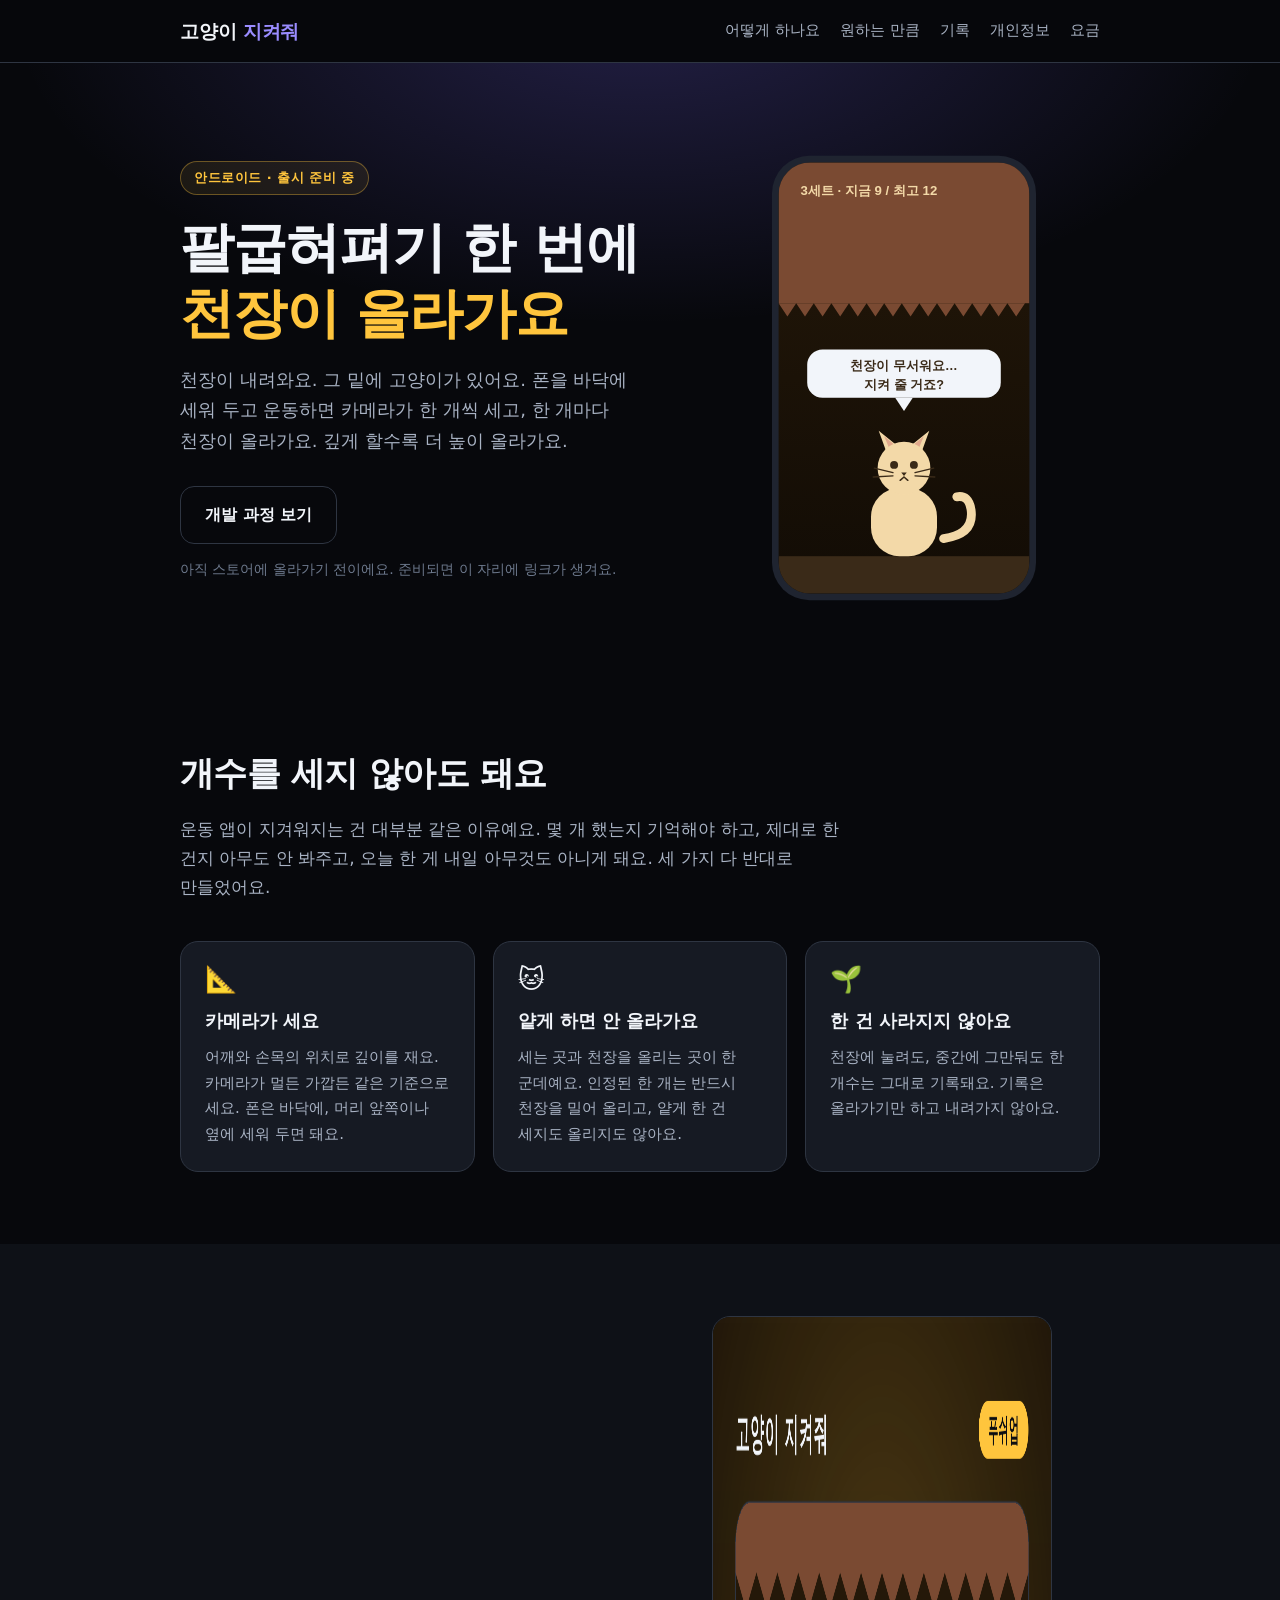
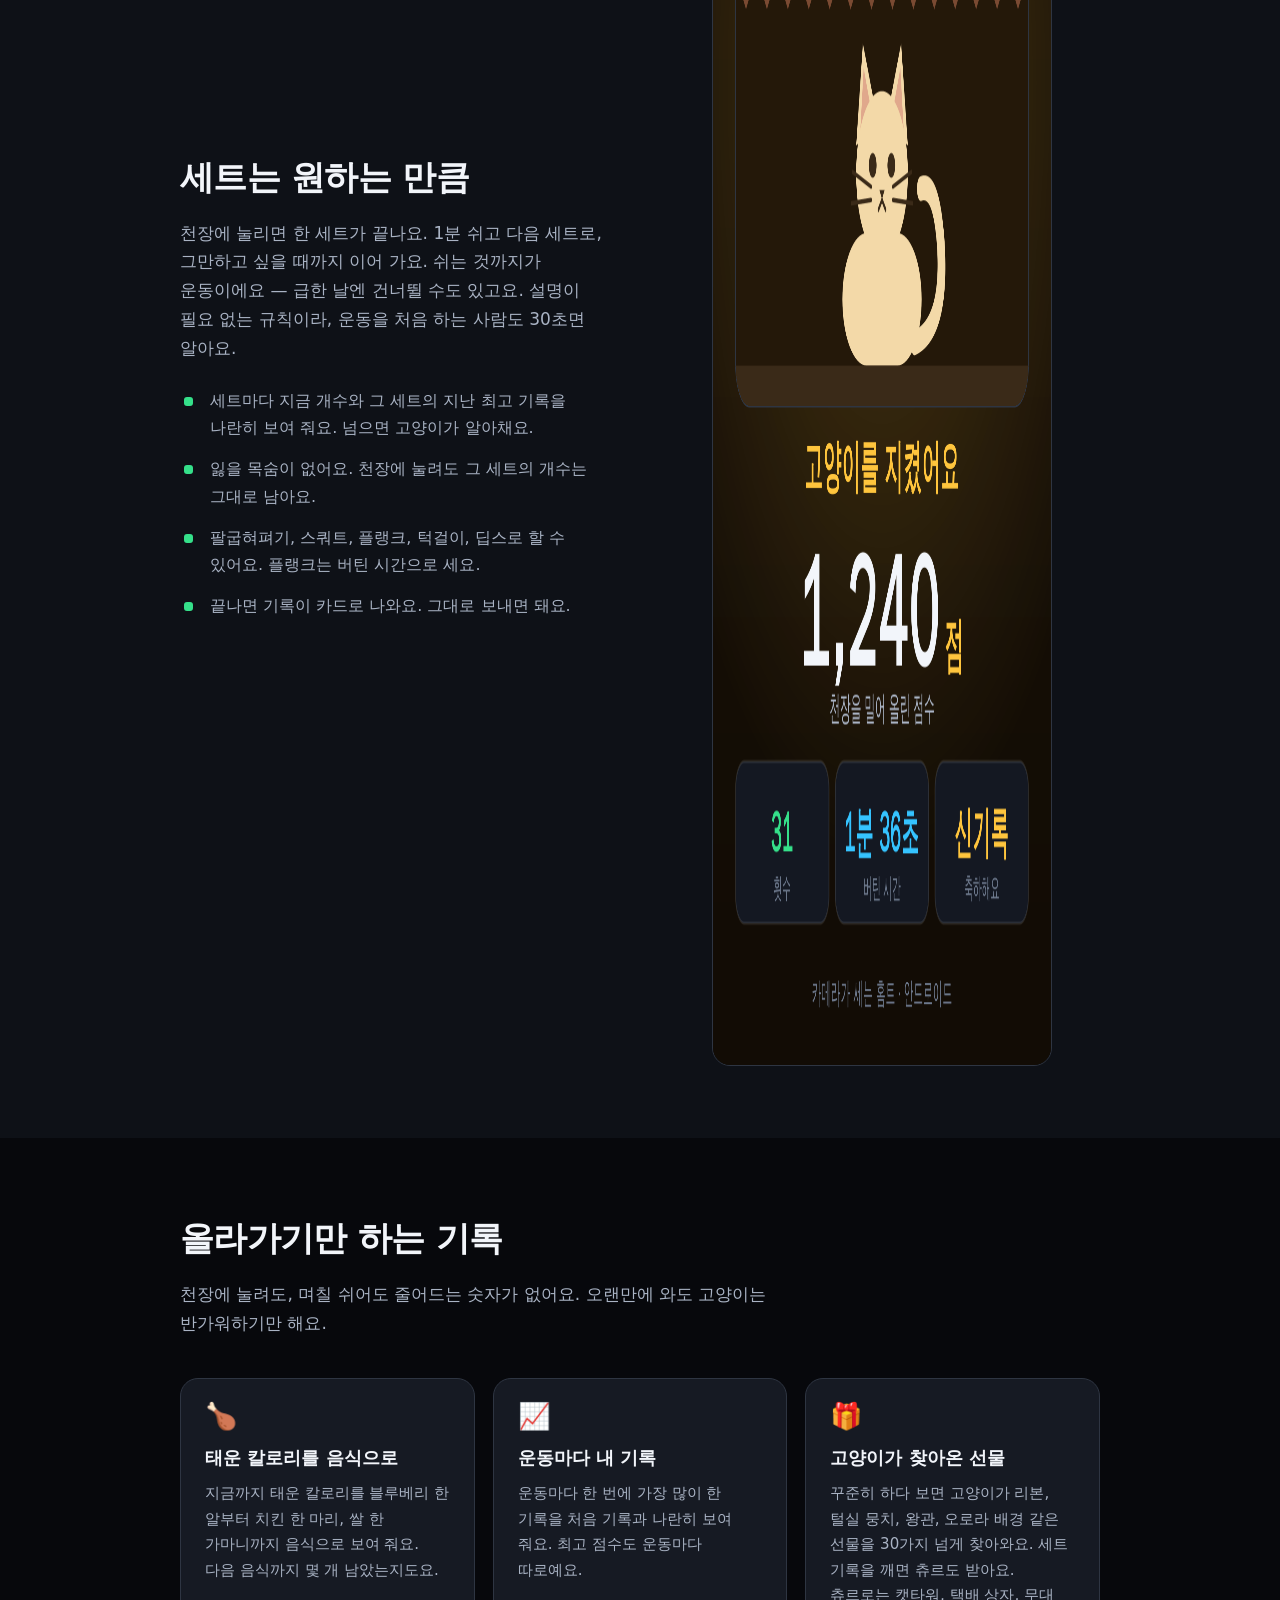
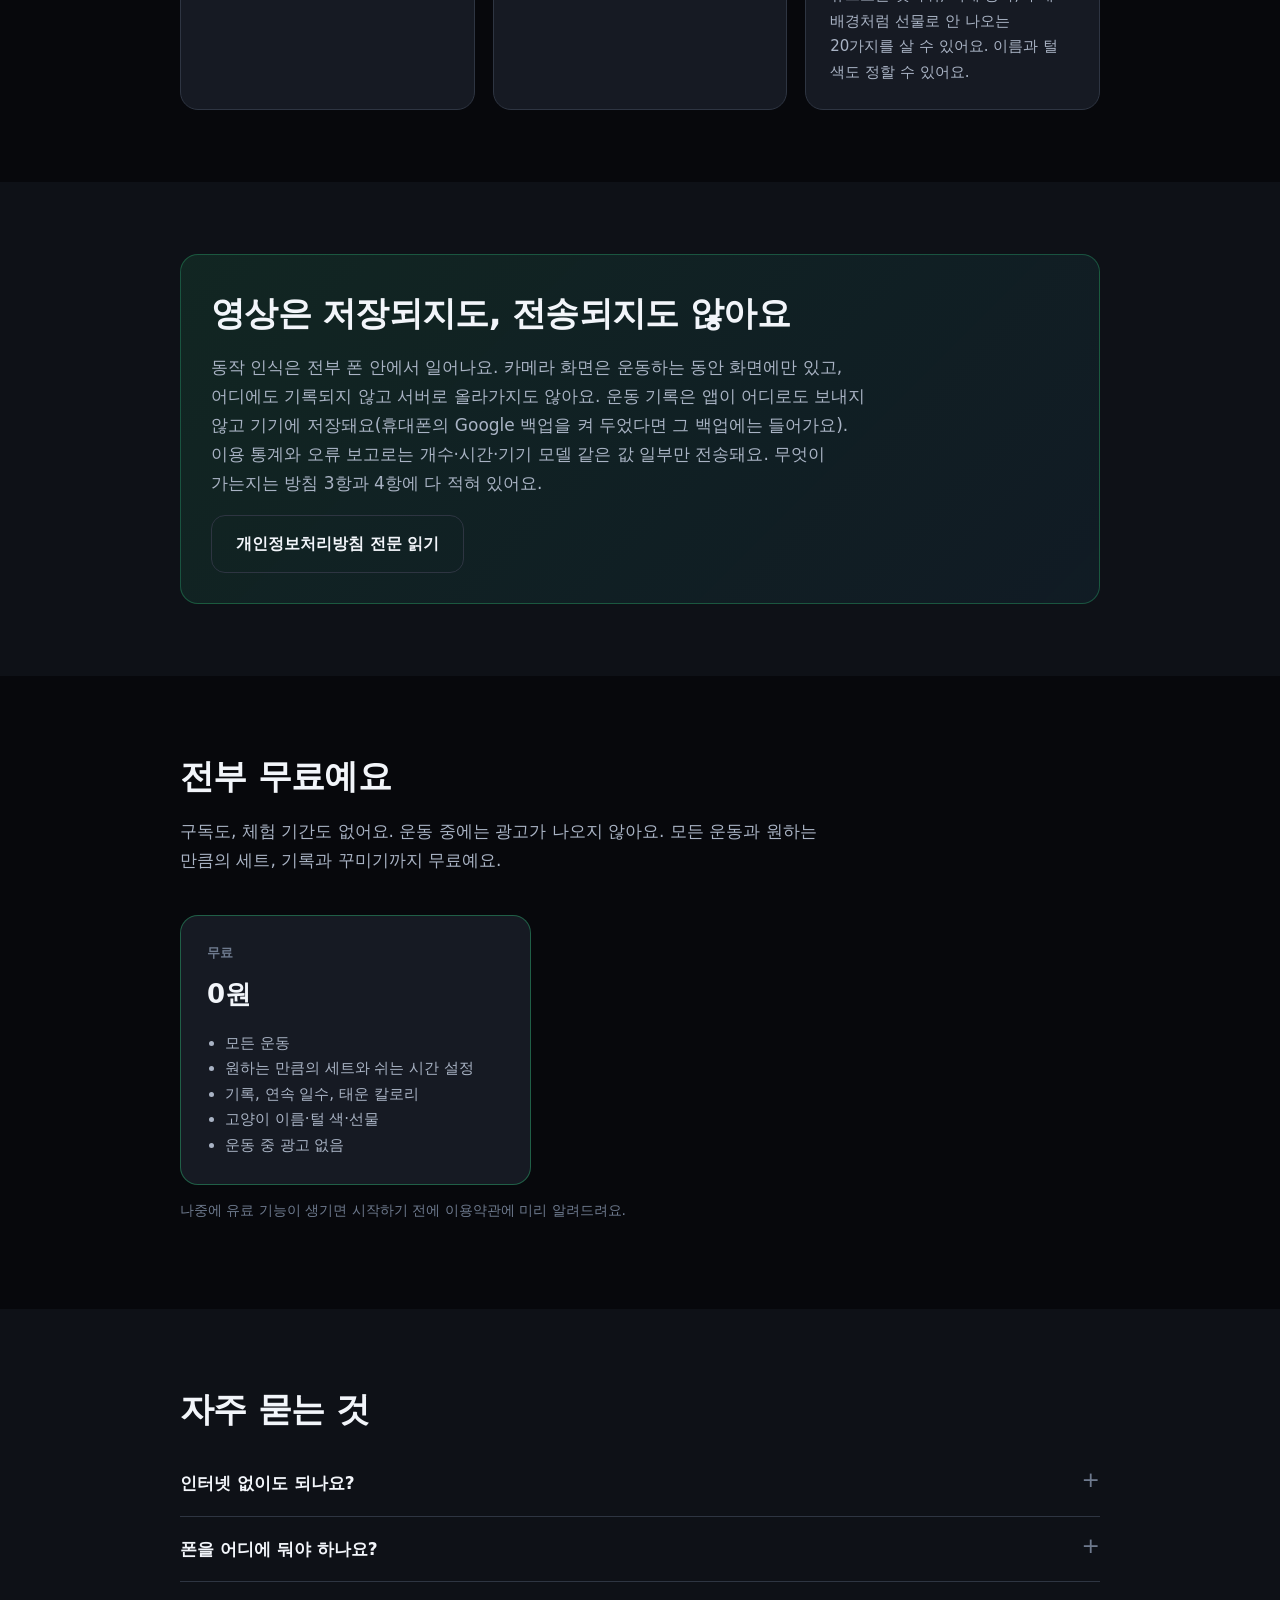
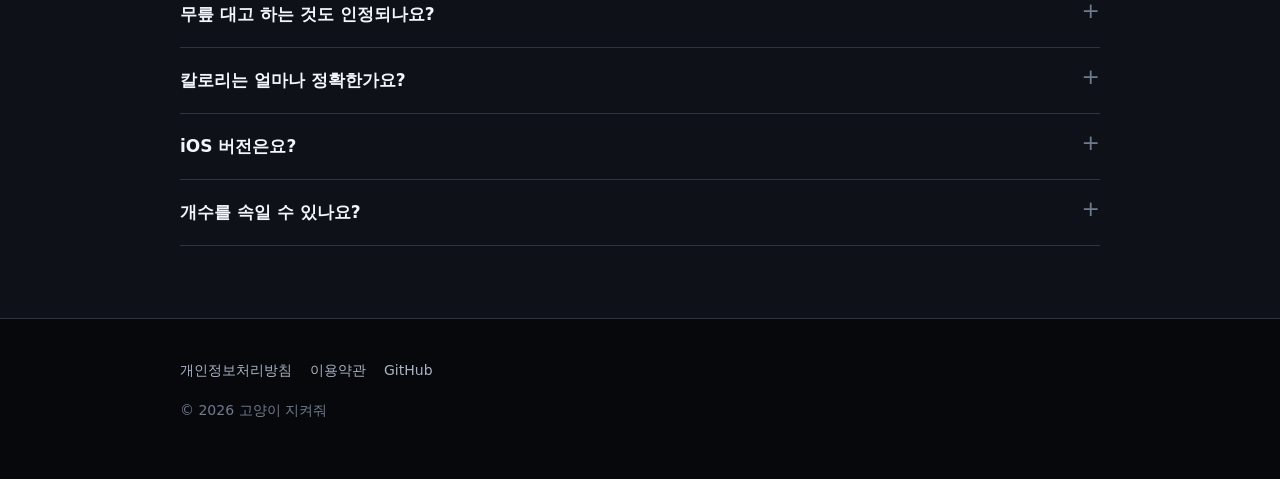
<file: site/index.html>
<!doctype html>
<html lang="ko">
<head>
<meta charset="utf-8">
<meta name="viewport" content="width=device-width, initial-scale=1">
<title>고양이 지켜줘 — 팔굽혀펴기 한 번에 천장이 올라가요</title>
<meta name="description" content="천장이 내려와요. 그 밑에 고양이가 있어요. 카메라가 운동을 한 개씩 세고, 한 개마다 천장이 올라가요. 영상은 저장되지도, 어디로도 전송되지 않아요.">
<link rel="canonical" href="https://cjsdudwls1.github.io/push-up/">
<meta property="og:type" content="website">
<meta property="og:site_name" content="고양이 지켜줘">
<meta property="og:title" content="고양이 지켜줘 — 팔굽혀펴기 한 번에 천장이 올라가요">
<meta property="og:description" content="카메라가 세는 홈트예요. 한 개마다 천장을 밀어 올려서 고양이를 지켜 주세요.">
<meta property="og:image" content="https://cjsdudwls1.github.io/push-up/assets/card-survival.png">
<meta property="og:url" content="https://cjsdudwls1.github.io/push-up/">
<meta property="og:locale" content="ko_KR">
<meta name="twitter:card" content="summary_large_image">
<meta name="theme-color" content="#07080c">
<link rel="icon" href="data:image/svg+xml,<svg xmlns='http://www.w3.org/2000/svg' viewBox='0 0 100 100'><text y='.9em' font-size='90'>🐱</text></svg>">
<link rel="stylesheet" href="style.css">
</head>
<body>

<header>
  <div class="wrap">
    <a class="wordmark" href="./">고양이 <span>지켜줘</span></a>
    <nav>
      <a href="#how">어떻게 하나요</a>
      <a href="#sets">원하는 만큼</a>
      <a href="#growth">기록</a>
      <a href="#privacy">개인정보</a>
      <a href="#price">요금</a>
    </nav>
  </div>
</header>

<div class="hero">
  <div class="wrap">
    <div>
      <span class="eyebrow">안드로이드 · 출시 준비 중</span>
      <h1>팔굽혀펴기 한 번에 <em>천장이 올라가요</em></h1>
      <p class="lede">
        천장이 내려와요. 그 밑에 고양이가 있어요.
        폰을 바닥에 세워 두고 운동하면 카메라가 한 개씩 세고, 한 개마다 천장이 올라가요.
        깊게 할수록 더 높이 올라가요.
      </p>
      <div class="cta-row" id="cta-row">
        <a class="btn btn-primary" data-link="play" hidden>Google Play에서 받기</a>
        <a class="btn btn-primary" data-link="waitlist" hidden>출시 알림 받기</a>
        <a class="btn btn-ghost" href="https://github.com/cjsdudwls1/push-up">개발 과정 보기</a>
      </div>
      <p class="cta-note" data-note="waitlist" hidden>이메일만 받아요. 출시하면 한 번 알려드리고 끝이에요.</p>
      <p class="cta-note" data-note="soon" hidden>아직 스토어에 올라가기 전이에요. 준비되면 이 자리에 링크가 생겨요.</p>
    </div>

    <!-- Drawn rather than screenshotted: the app is not on a store yet, and a mockup that claims to
         be a screenshot would be a lie about a product nobody can check. It shows no count, as the
         run itself shows none: the counts come once, at the end. -->
    <svg viewBox="0 0 300 420" role="img" aria-label="천장이 내려오고 그 밑에서 고양이가 기다리는 게임 화면 그림" style="width:100%;max-width:330px;margin:0 auto;display:block">
      <defs>
        <linearGradient id="screen" x1="0" y1="0" x2="0" y2="1">
          <stop offset="0" stop-color="#241809"/>
          <stop offset="1" stop-color="#120c05"/>
        </linearGradient>
        <clipPath id="inner"><rect x="36" y="14" width="228" height="392" rx="29"/></clipPath>
      </defs>
      <rect x="30" y="8" width="240" height="404" rx="34" fill="#1f2430"/>
      <rect x="36" y="14" width="228" height="392" rx="29" fill="url(#screen)"/>

      <g clip-path="url(#inner)">
        <!-- the ceiling, coming down -->
        <rect x="36" y="14" width="228" height="128" fill="#7a4a32"/>
        <path d="M36 142 L44 154 L52 142 L60 154 L68 142 L76 154 L84 142 L92 154 L100 142 L108 154 L116 142 L124 154 L132 142 L140 154 L148 142 L156 154 L164 142 L172 154 L180 142 L188 154 L196 142 L204 154 L212 142 L220 154 L228 142 L236 154 L244 142 L252 154 L260 142 L264 142 L264 142 Z" fill="#7a4a32"/>
        <!-- the floor -->
        <rect x="36" y="372" width="228" height="34" fill="#3a2a18"/>
      </g>

      <text x="56" y="44" fill="#f3d9a8" font-size="12" font-family="sans-serif" font-weight="700">3세트 · 지금 9 / 최고 12</text>

      <!-- what the cat says while it waits -->
      <rect x="62" y="184" width="176" height="44" rx="14" fill="#f2f5fa"/>
      <path d="M142 228 L150 240 L158 228 Z" fill="#f2f5fa"/>
      <text x="150" y="203" fill="#3a2a18" font-size="11.5" font-family="sans-serif" font-weight="700" text-anchor="middle">천장이 무서워요…</text>
      <text x="150" y="220" fill="#3a2a18" font-size="11.5" font-family="sans-serif" font-weight="700" text-anchor="middle">지켜 줄 거죠?</text>

      <!-- 고양이 -->
      <path d="M186 356 Q214 352 211 330 Q209 316 198 318" fill="none" stroke="#f3d9a8" stroke-width="8" stroke-linecap="round"/>
      <rect x="120" y="310" width="60" height="62" rx="26" fill="#f3d9a8"/>
      <path d="M135 280 L127 258 L147 274 Z M165 280 L173 258 L153 274 Z" fill="#f3d9a8"/>
      <path d="M137 275 L132 263 L143 272 Z M163 275 L168 263 L157 272 Z" fill="#e0a88c"/>
      <circle cx="150" cy="292" r="24" fill="#f3d9a8"/>
      <circle cx="141" cy="289" r="3.6" fill="#3a2a18"/>
      <circle cx="159" cy="289" r="3.6" fill="#3a2a18"/>
      <path d="M147.5 296 L152.5 296 L150 299 Z" fill="#3a2a18"/>
      <path d="M150 300 L146.5 303 M150 300 L153.5 303" stroke="#3a2a18" stroke-width="1.4" stroke-linecap="round"/>
      <path d="M140 296 L123 292 M140 299 L122 300 M160 296 L177 292 M160 299 L178 300" stroke="#3a2a18" stroke-width="1.2" stroke-linecap="round"/>
    </svg>
  </div>
</div>

<section id="how">
  <div class="wrap">
    <h2>개수를 세지 않아도 돼요</h2>
    <p class="section-lede">
      운동 앱이 지겨워지는 건 대부분 같은 이유예요. 몇 개 했는지 기억해야 하고, 제대로 한 건지 아무도 안 봐주고,
      오늘 한 게 내일 아무것도 아니게 돼요. 세 가지 다 반대로 만들었어요.
    </p>
    <div class="grid-3">
      <div class="card">
        <span class="mark">📐</span>
        <h3>카메라가 세요</h3>
        <p>어깨와 손목의 위치로 깊이를 재요. 카메라가 멀든 가깝든 같은 기준으로 세요. 폰은 바닥에, 머리 앞쪽이나 옆에 세워 두면 돼요.</p>
      </div>
      <div class="card">
        <span class="mark">🐱</span>
        <h3>얕게 하면 안 올라가요</h3>
        <p>세는 곳과 천장을 올리는 곳이 한 군데예요. 인정된 한 개는 반드시 천장을 밀어 올리고, 얕게 한 건 세지도 올리지도 않아요.</p>
      </div>
      <div class="card">
        <span class="mark">🌱</span>
        <h3>한 건 사라지지 않아요</h3>
        <p>천장에 눌려도, 중간에 그만둬도 한 개수는 그대로 기록돼요. 기록은 올라가기만 하고 내려가지 않아요.</p>
      </div>
    </div>
  </div>
</section>

<section class="alt" id="sets">
  <div class="wrap">
    <div class="split">
      <div>
        <h2>세트는 원하는 만큼</h2>
        <p class="section-lede" style="margin-bottom:0">
          천장에 눌리면 한 세트가 끝나요. 1분 쉬고 다음 세트로, 그만하고 싶을 때까지 이어 가요. 쉬는 것까지가
          운동이에요 — 급한 날엔 건너뛸 수도 있고요. 설명이 필요 없는 규칙이라, 운동을 처음 하는 사람도 30초면 알아요.
        </p>
        <ul class="checks">
          <li>세트마다 지금 개수와 그 세트의 지난 최고 기록을 나란히 보여 줘요. 넘으면 고양이가 알아채요.</li>
          <li>잃을 목숨이 없어요. 천장에 눌려도 그 세트의 개수는 그대로 남아요.</li>
          <li>팔굽혀펴기, 스쿼트, 플랭크, 턱걸이, 딥스로 할 수 있어요. 플랭크는 버틴 시간으로 세요.</li>
          <li>끝나면 기록이 카드로 나와요. 그대로 보내면 돼요.</li>
        </ul>
      </div>
      <img src="assets/card-survival.png" alt="고양이 지켜줘 기록 카드. 푸쉬업 1,240점, 횟수 31회, 버틴 시간 1분 36초, 신기록." width="1080" height="1350" loading="lazy">
    </div>
  </div>
</section>

<section id="growth">
  <div class="wrap">
    <h2>올라가기만 하는 기록</h2>
    <p class="section-lede">
      천장에 눌려도, 며칠 쉬어도 줄어드는 숫자가 없어요. 오랜만에 와도 고양이는 반가워하기만 해요.
    </p>
    <div class="grid-3">
      <div class="card">
        <span class="mark">🍗</span>
        <h3>태운 칼로리를 음식으로</h3>
        <p>지금까지 태운 칼로리를 블루베리 한 알부터 치킨 한 마리, 쌀 한 가마니까지 음식으로 보여 줘요. 다음 음식까지 몇 개 남았는지도요.</p>
      </div>
      <div class="card">
        <span class="mark">📈</span>
        <h3>운동마다 내 기록</h3>
        <p>운동마다 한 번에 가장 많이 한 기록을 처음 기록과 나란히 보여 줘요. 최고 점수도 운동마다 따로예요.</p>
      </div>
      <div class="card">
        <span class="mark">🎁</span>
        <h3>고양이가 찾아온 선물</h3>
        <p>꾸준히 하다 보면 고양이가 리본, 털실 뭉치, 왕관, 오로라 배경 같은 선물을 30가지 넘게 찾아와요. 세트 기록을 깨면 츄르도 받아요. 츄르로는 캣타워, 택배 상자, 무대 배경처럼 선물로 안 나오는 20가지를 살 수 있어요. 이름과 털 색도 정할 수 있어요.</p>
      </div>
    </div>
  </div>
</section>

<section class="alt" id="privacy">
  <div class="wrap">
    <div class="privacy-band">
      <h2>영상은 저장되지도, 전송되지도 않아요</h2>
      <p class="section-lede" style="margin-bottom:18px">
        동작 인식은 전부 폰 안에서 일어나요. 카메라 화면은 운동하는 동안 화면에만 있고,
        어디에도 기록되지 않고 서버로 올라가지도 않아요. 운동 기록은 앱이 어디로도 보내지 않고 기기에
        저장돼요(휴대폰의 Google 백업을 켜 두었다면 그 백업에는 들어가요). 이용 통계와 오류 보고로는
        개수·시간·기기 모델 같은 값 일부만 전송돼요. 무엇이 가는지는 방침 3항과 4항에 다 적혀 있어요.
      </p>
      <a class="btn btn-ghost" href="privacy.html">개인정보처리방침 전문 읽기</a>
    </div>
  </div>
</section>

<section id="price">
  <div class="wrap">
    <h2>전부 무료예요</h2>
    <p class="section-lede">
      구독도, 체험 기간도 없어요. 운동 중에는 광고가 나오지 않아요. 모든 운동과 원하는 만큼의 세트, 기록과 꾸미기까지 무료예요.
    </p>
    <div class="price-grid">
      <div class="price free">
        <div class="tag">무료</div>
        <div class="amount">0원</div>
        <ul>
          <li>모든 운동</li>
          <li>원하는 만큼의 세트와 쉬는 시간 설정</li>
          <li>기록, 연속 일수, 태운 칼로리</li>
          <li>고양이 이름·털 색·선물</li>
          <li>운동 중 광고 없음</li>
        </ul>
      </div>
    </div>
    <p class="cta-note">나중에 유료 기능이 생기면 시작하기 전에 이용약관에 미리 알려드려요.</p>
  </div>
</section>

<section class="alt">
  <div class="wrap">
    <h2>자주 묻는 것</h2>
    <details>
      <summary>인터넷 없이도 되나요?</summary>
      <p>네. 동작 인식이 전부 폰 안에서 돌아가서 비행기 모드에서도 운동이 돼요.</p>
    </details>
    <details>
      <summary>폰을 어디에 둬야 하나요?</summary>
      <p>팔굽혀펴기는 폰을 바닥에, 머리 앞쪽이나 옆으로 1m쯤 떨어뜨려 세워 두세요. 스쿼트는 폰을 정면에 두고, 다른 운동은 고르는 화면에 한 줄씩 적혀 있어요. 거리는 크게 상관없어요 — 깊이를 몸 크기에 맞춰 재기 때문에 카메라가 멀든 가깝든 같은 기준이 나와요. 너무 멀거나 가깝거나 몸이 잘리면 화면과 목소리로 알려줘요.</p>
    </details>
    <details>
      <summary>무릎 대고 하는 것도 인정되나요?</summary>
      <p>네. 처음에 각자 내려갈 수 있는 범위를 재고, 그 범위를 기준으로 판정해요. 남의 깊이가 아니라 오늘 내 깊이가 기준이에요.</p>
    </details>
    <details>
      <summary>칼로리는 얼마나 정확한가요?</summary>
      <p>어림값이에요. 몸무게를 묻지 않아서 65kg을 기준으로, 운동마다 알려진 운동 강도(MET)와 한 개에 걸리는 시간으로 계산해요.</p>
    </details>
    <details>
      <summary>iOS 버전은요?</summary>
      <p>지금은 안드로이드만 준비하고 있어요. 안드로이드에서 쓰는 사람이 생기면 그다음에 생각할 일이에요.</p>
    </details>
    <details>
      <summary>개수를 속일 수 있나요?</summary>
      <p>얕게 흔드는 걸로는 안 올라가요. 너무 빠른 하강, 한쪽으로 쏠린 자세, 위에서 아래로 내려갔다 오지 않은 동작은 개수로 안 쳐요. 다만 이건 경쟁 게임이 아니라 혼자 하는 운동이라, 속여서 손해 보는 건 본인이에요.</p>
    </details>
  </div>
</section>

<footer>
  <div class="wrap">
    <div class="links">
      <a href="privacy.html">개인정보처리방침</a>
      <a href="terms.html">이용약관</a>
      <a href="https://github.com/cjsdudwls1/push-up">GitHub</a>
    </div>
    <div>© 2026 고양이 지켜줘</div>
  </div>
</footer>

<script>
/*
 * The store link and the waitlist form do not exist yet. Rather than shipping dead buttons, each
 * CTA stays hidden until its URL is filled in here — an empty string renders the honest "not on a
 * store yet" note instead.
 */
const LINKS = {
    play: "",      // https://play.google.com/store/apps/details?id=io.github.cjsdudwls1.pushuprpg
    waitlist: "",  // a Google Form, or anything that collects an email
};

for (const [name, url] of Object.entries(LINKS)) {
    const el = document.querySelector(`[data-link="${name}"]`);
    if (el && url) {
        el.href = url;
        el.hidden = false;
    }
}

// The waitlist note only makes sense next to a waitlist button; otherwise say plainly that there
// is nowhere to send anyone yet.
const note = LINKS.waitlist ? "waitlist" : (LINKS.play ? null : "soon");
if (note) document.querySelector(`[data-note="${note}"]`).hidden = false;
</script>

</body>
</html>
</file>
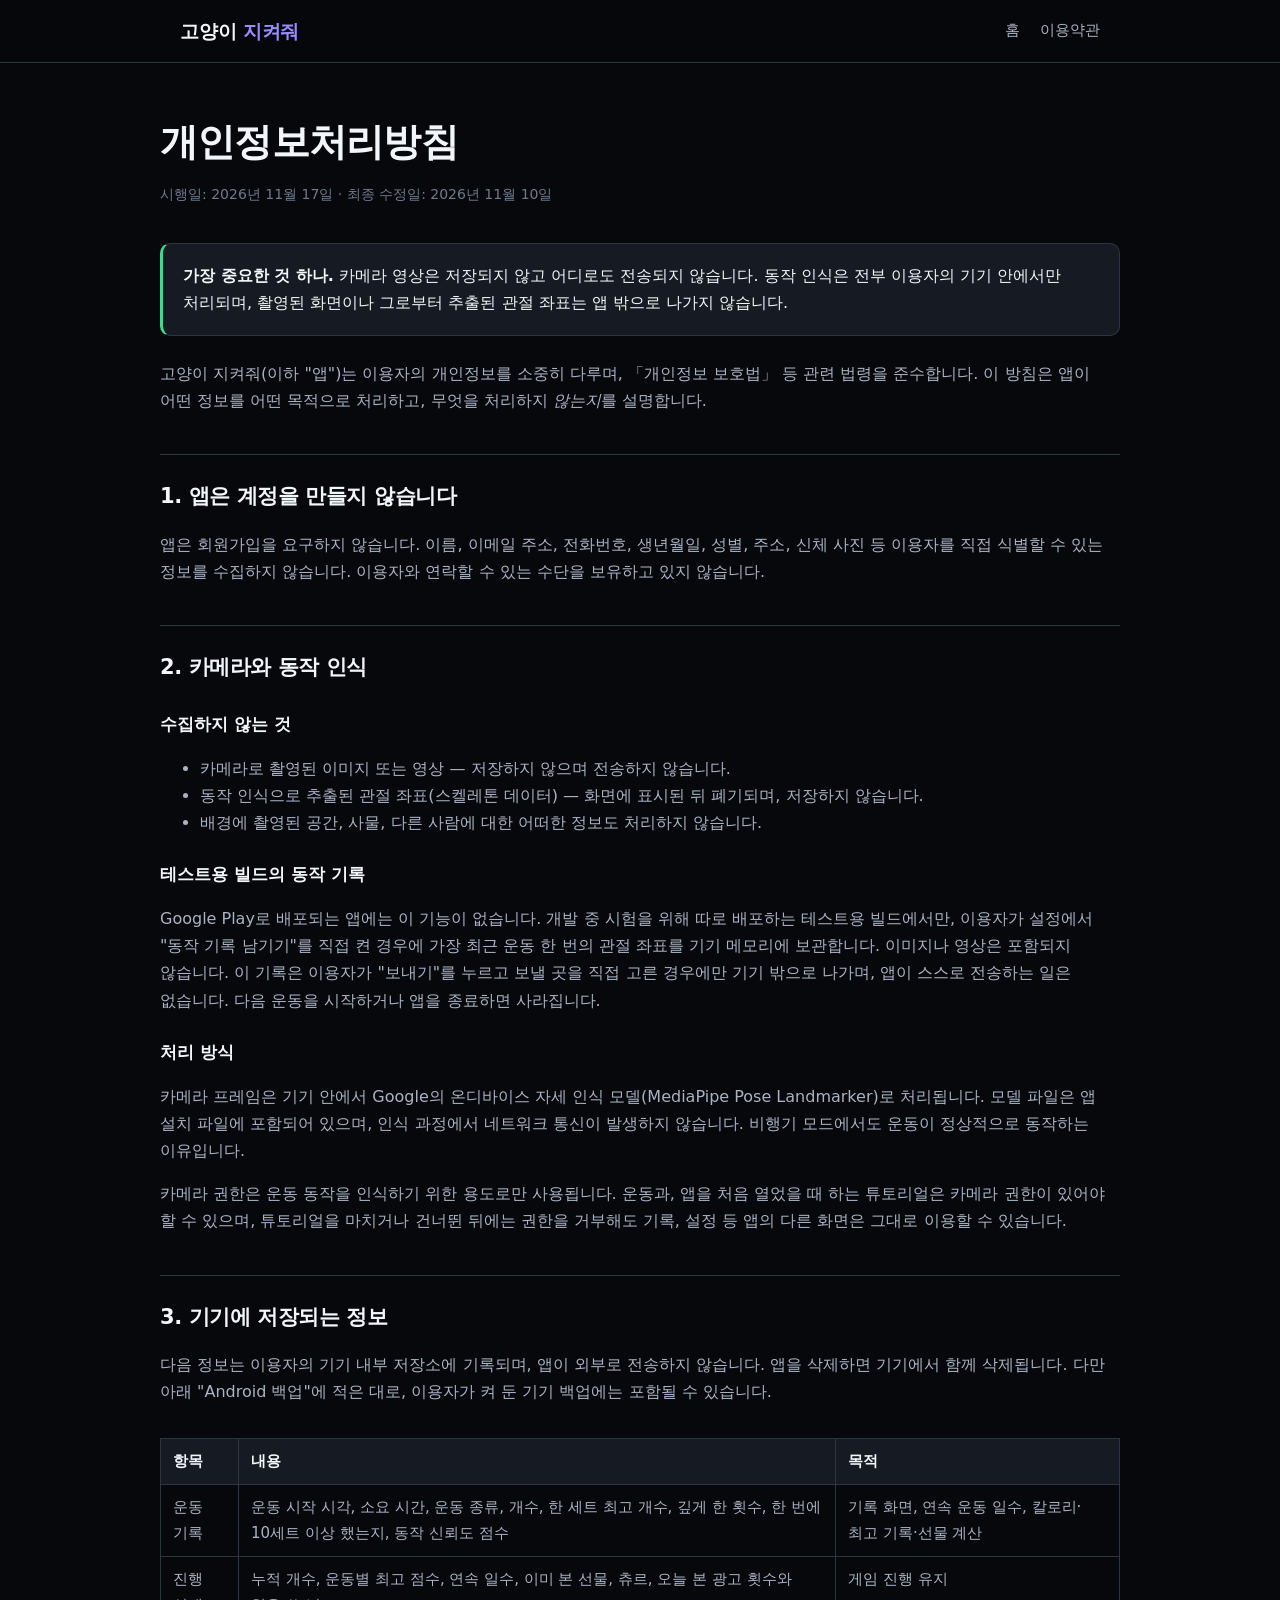
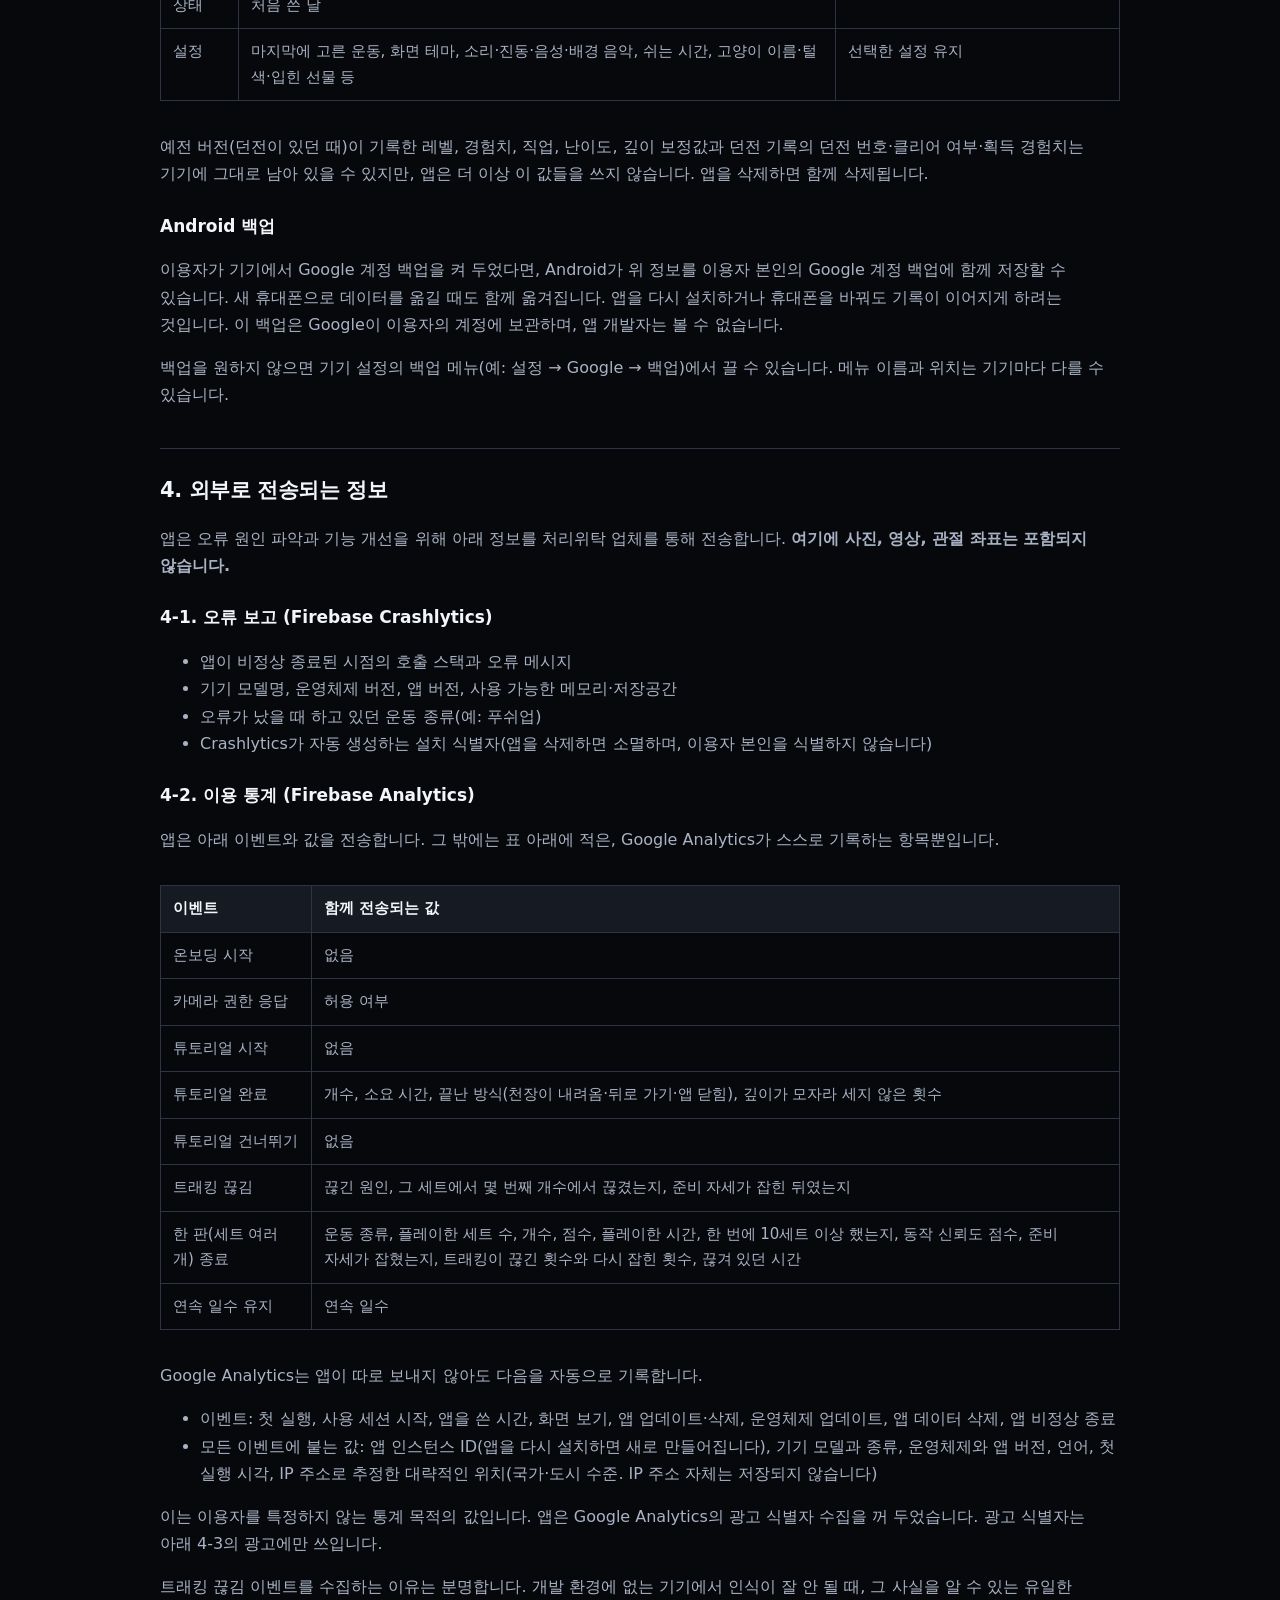
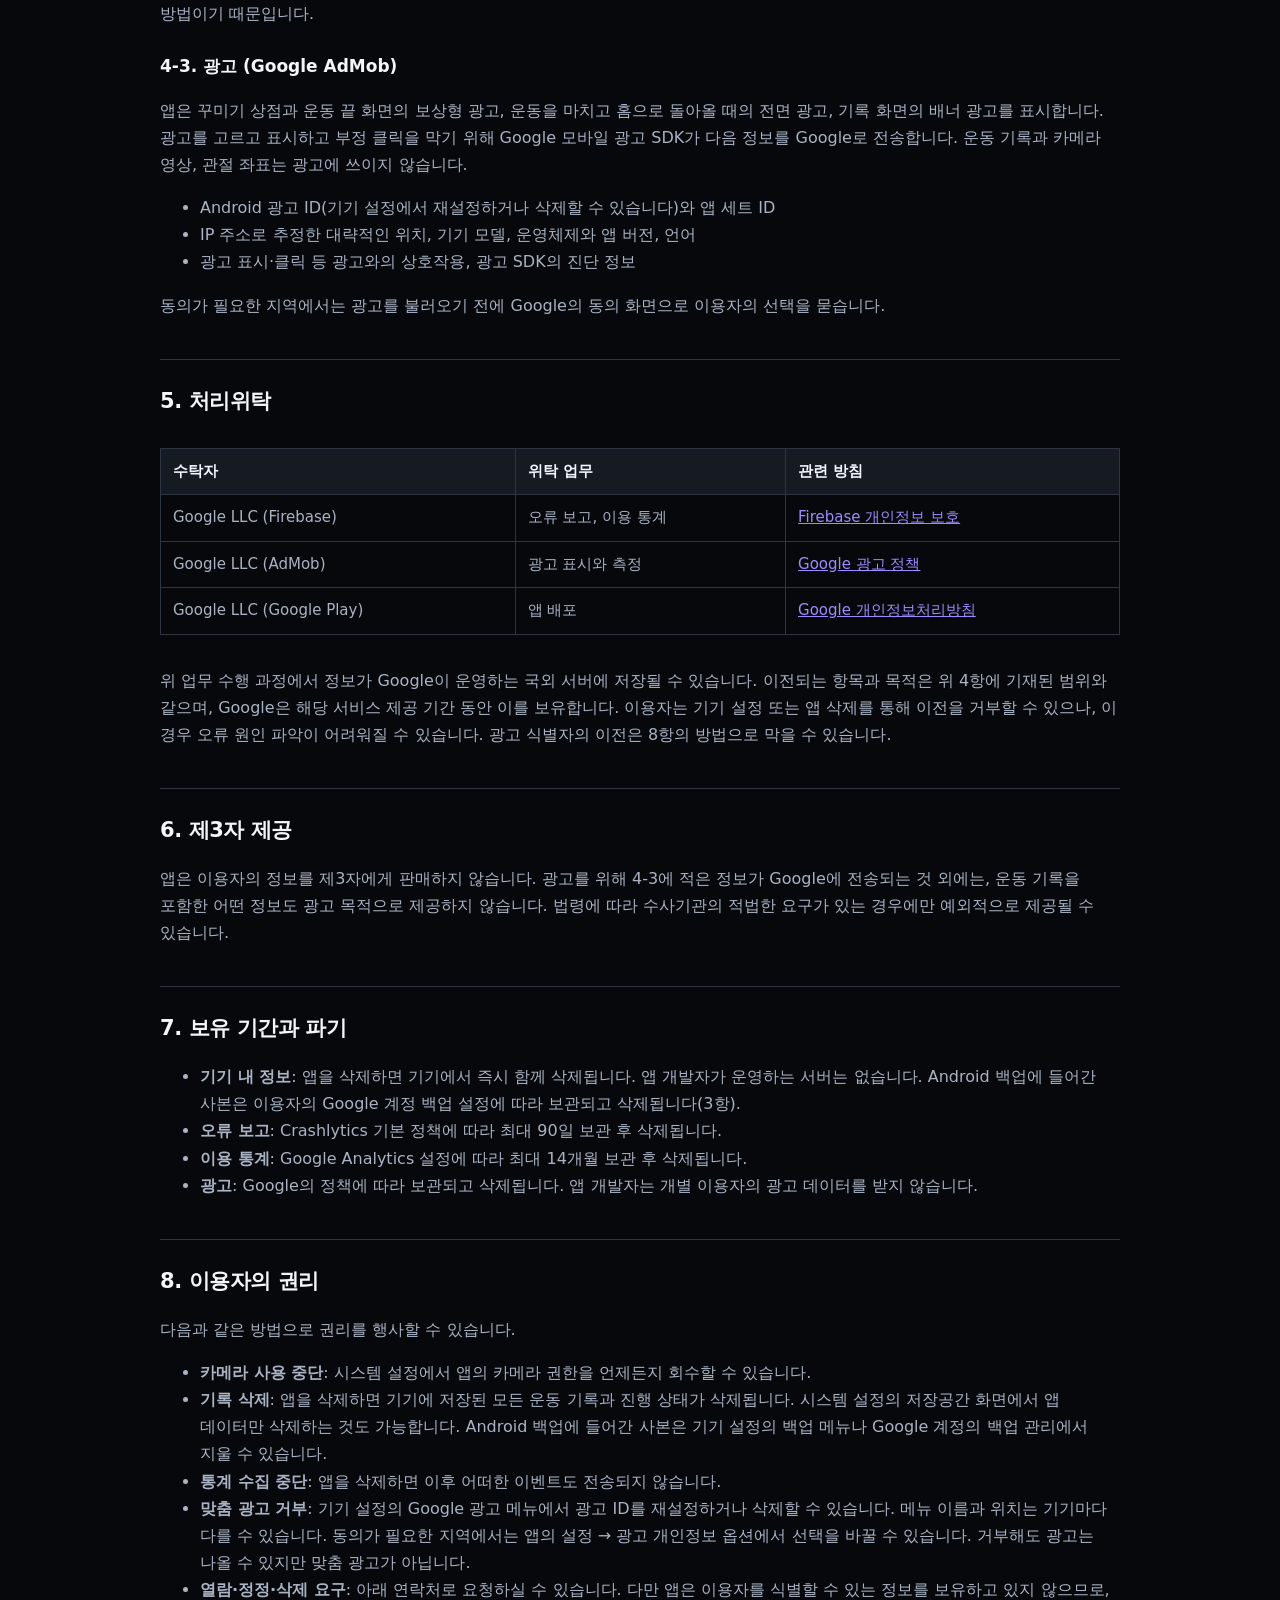
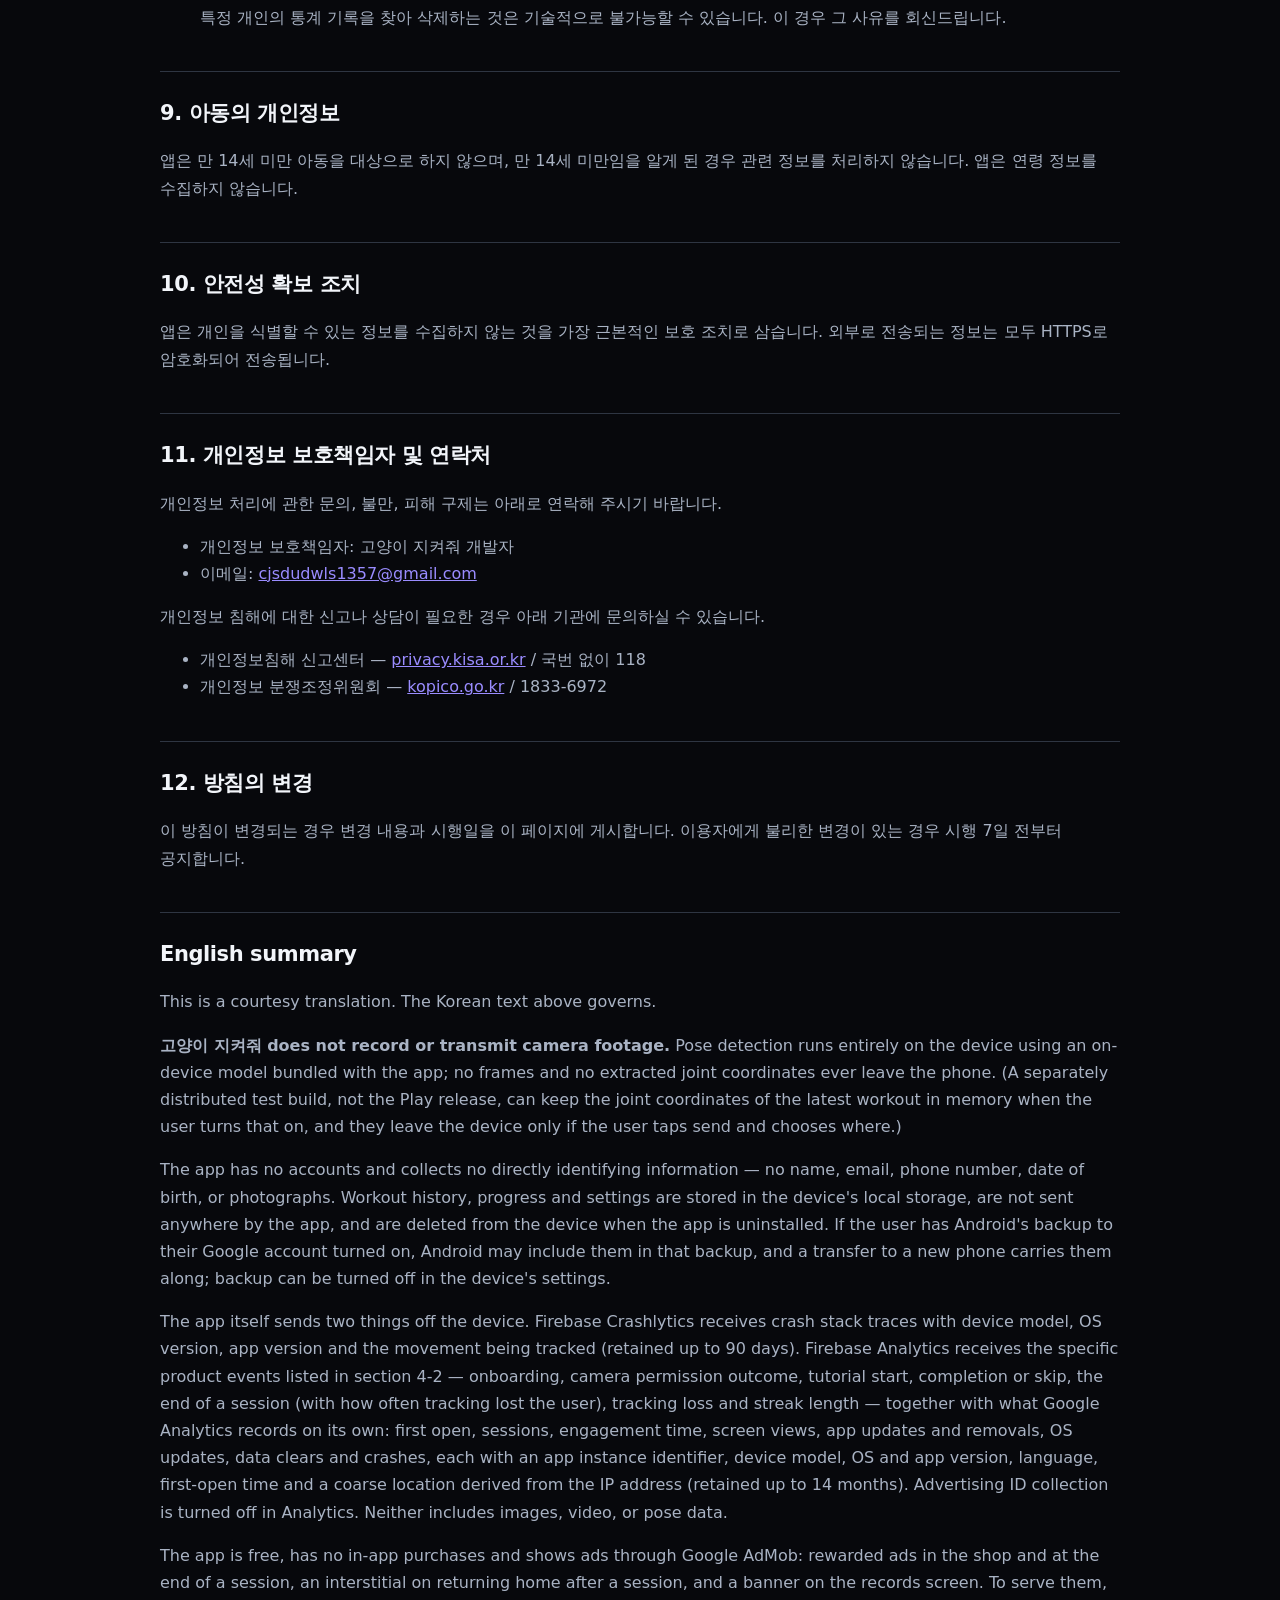
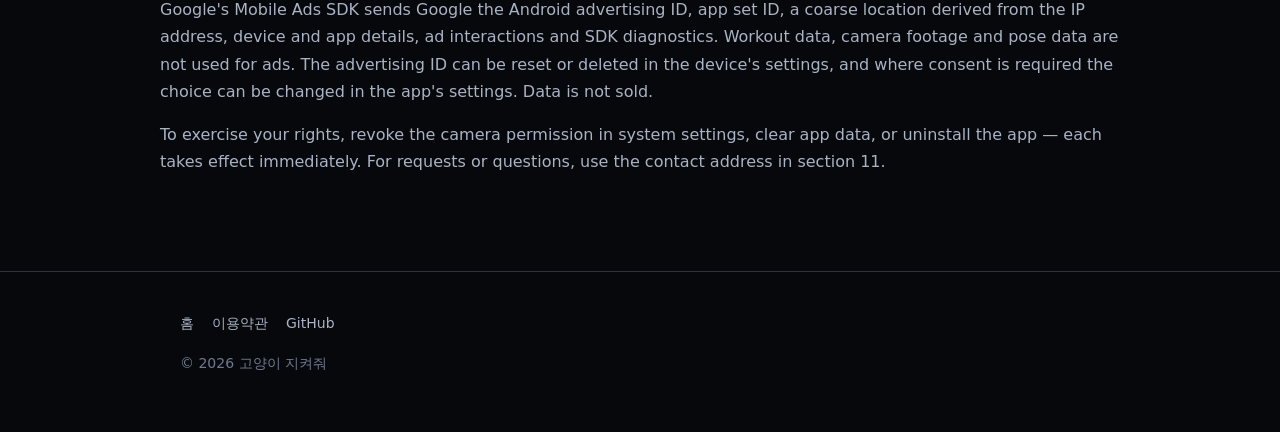
<file: site/privacy.html>
<!doctype html>
<html lang="ko">
<head>
<meta charset="utf-8">
<meta name="viewport" content="width=device-width, initial-scale=1">
<title>개인정보처리방침 — 고양이 지켜줘</title>
<meta name="description" content="고양이 지켜줘 개인정보처리방침. 카메라 영상은 저장되지도 전송되지도 않습니다.">
<meta name="robots" content="index, follow">
<link rel="canonical" href="https://cjsdudwls1.github.io/push-up/privacy.html">
<meta name="theme-color" content="#07080c">
<link rel="icon" href="data:image/svg+xml,<svg xmlns='http://www.w3.org/2000/svg' viewBox='0 0 100 100'><text y='.9em' font-size='90'>🐱</text></svg>">
<link rel="stylesheet" href="style.css">
</head>
<body>

<header>
  <div class="wrap">
    <a class="wordmark" href="./">고양이 <span>지켜줘</span></a>
    <nav>
      <a href="./">홈</a>
      <a href="terms.html">이용약관</a>
    </nav>
  </div>
</header>

<div class="legal wrap">

<h1>개인정보처리방침</h1>
<p class="updated">시행일: 2026년 11월 17일 · 최종 수정일: 2026년 11월 10일</p>

<div class="callout">
  <p><strong>가장 중요한 것 하나.</strong> 카메라 영상은 저장되지 않고 어디로도 전송되지 않습니다.
  동작 인식은 전부 이용자의 기기 안에서만 처리되며, 촬영된 화면이나 그로부터 추출된 관절 좌표는
  앱 밖으로 나가지 않습니다.</p>
</div>

<p>
  고양이 지켜줘(이하 "앱")는 이용자의 개인정보를 소중히 다루며,
  「개인정보 보호법」 등 관련 법령을 준수합니다. 이 방침은 앱이 어떤 정보를 어떤 목적으로 처리하고,
  무엇을 처리하지 <em>않는지</em>를 설명합니다.
</p>

<h2>1. 앱은 계정을 만들지 않습니다</h2>
<p>
  앱은 회원가입을 요구하지 않습니다. 이름, 이메일 주소, 전화번호, 생년월일, 성별, 주소,
  신체 사진 등 이용자를 직접 식별할 수 있는 정보를 수집하지 않습니다.
  이용자와 연락할 수 있는 수단을 보유하고 있지 않습니다.
</p>

<h2>2. 카메라와 동작 인식</h2>
<h3>수집하지 않는 것</h3>
<ul>
  <li>카메라로 촬영된 이미지 또는 영상 — 저장하지 않으며 전송하지 않습니다.</li>
  <li>동작 인식으로 추출된 관절 좌표(스켈레톤 데이터) — 화면에 표시된 뒤 폐기되며, 저장하지 않습니다.</li>
  <li>배경에 촬영된 공간, 사물, 다른 사람에 대한 어떠한 정보도 처리하지 않습니다.</li>
</ul>
<h3>테스트용 빌드의 동작 기록</h3>
<p>
  Google Play로 배포되는 앱에는 이 기능이 없습니다. 개발 중 시험을 위해 따로 배포하는 테스트용 빌드에서만,
  이용자가 설정에서 "동작 기록 남기기"를 직접 켠 경우에 가장 최근 운동 한 번의 관절 좌표를 기기 메모리에
  보관합니다. 이미지나 영상은 포함되지 않습니다. 이 기록은 이용자가 "보내기"를 누르고 보낼 곳을 직접 고른
  경우에만 기기 밖으로 나가며, 앱이 스스로 전송하는 일은 없습니다. 다음 운동을 시작하거나 앱을 종료하면
  사라집니다.
</p>
<h3>처리 방식</h3>
<p>
  카메라 프레임은 기기 안에서 Google의 온디바이스 자세 인식 모델(MediaPipe Pose Landmarker)로
  처리됩니다. 모델 파일은 앱 설치 파일에 포함되어 있으며, 인식 과정에서 네트워크 통신이 발생하지 않습니다.
  비행기 모드에서도 운동이 정상적으로 동작하는 이유입니다.
</p>
<p>
  카메라 권한은 운동 동작을 인식하기 위한 용도로만 사용됩니다. 운동과, 앱을 처음 열었을 때 하는
  튜토리얼은 카메라 권한이 있어야 할 수 있으며, 튜토리얼을 마치거나 건너뛴 뒤에는 권한을 거부해도
  기록, 설정 등 앱의 다른 화면은 그대로 이용할 수 있습니다.
</p>

<h2>3. 기기에 저장되는 정보</h2>
<p>
  다음 정보는 이용자의 기기 내부 저장소에 기록되며, 앱이 외부로 전송하지 않습니다.
  앱을 삭제하면 기기에서 함께 삭제됩니다. 다만 아래 "Android 백업"에 적은 대로, 이용자가 켜 둔
  기기 백업에는 포함될 수 있습니다.
</p>
<div class="table-scroll">
<table>
  <tr><th>항목</th><th>내용</th><th>목적</th></tr>
  <tr>
    <td>운동 기록</td>
    <td>운동 시작 시각, 소요 시간, 운동 종류, 개수, 한 세트 최고 개수, 깊게 한 횟수, 한 번에 10세트 이상 했는지, 동작 신뢰도 점수</td>
    <td>기록 화면, 연속 운동 일수, 칼로리·최고 기록·선물 계산</td>
  </tr>
  <tr>
    <td>진행 상태</td>
    <td>누적 개수, 운동별 최고 점수, 연속 일수, 이미 본 선물, 츄르, 오늘 본 광고 횟수와 처음 쓴 날</td>
    <td>게임 진행 유지</td>
  </tr>
  <tr>
    <td>설정</td>
    <td>마지막에 고른 운동, 화면 테마, 소리·진동·음성·배경 음악, 쉬는 시간, 고양이 이름·털 색·입힌 선물 등</td>
    <td>선택한 설정 유지</td>
  </tr>
</table>
</div>
<p>
  예전 버전(던전이 있던 때)이 기록한 레벨, 경험치, 직업, 난이도, 깊이 보정값과 던전 기록의 던전 번호·클리어
  여부·획득 경험치는 기기에 그대로 남아 있을 수 있지만, 앱은 더 이상 이 값들을 쓰지 않습니다. 앱을 삭제하면
  함께 삭제됩니다.
</p>
<h3>Android 백업</h3>
<p>
  이용자가 기기에서 Google 계정 백업을 켜 두었다면, Android가 위 정보를 이용자 본인의
  Google 계정 백업에 함께 저장할 수 있습니다. 새 휴대폰으로 데이터를 옮길 때도 함께 옮겨집니다.
  앱을 다시 설치하거나 휴대폰을 바꿔도 기록이 이어지게 하려는 것입니다. 이 백업은 Google이 이용자의 계정에
  보관하며, 앱 개발자는 볼 수 없습니다.
</p>
<p>
  백업을 원하지 않으면 기기 설정의 백업 메뉴(예: 설정 → Google → 백업)에서 끌 수 있습니다.
  메뉴 이름과 위치는 기기마다 다를 수 있습니다.
</p>

<h2>4. 외부로 전송되는 정보</h2>
<p>
  앱은 오류 원인 파악과 기능 개선을 위해 아래 정보를 처리위탁 업체를 통해 전송합니다.
  <strong>여기에 사진, 영상, 관절 좌표는 포함되지 않습니다.</strong>
</p>

<h3>4-1. 오류 보고 (Firebase Crashlytics)</h3>
<ul>
  <li>앱이 비정상 종료된 시점의 호출 스택과 오류 메시지</li>
  <li>기기 모델명, 운영체제 버전, 앱 버전, 사용 가능한 메모리·저장공간</li>
  <li>오류가 났을 때 하고 있던 운동 종류(예: 푸쉬업)</li>
  <li>Crashlytics가 자동 생성하는 설치 식별자(앱을 삭제하면 소멸하며, 이용자 본인을 식별하지 않습니다)</li>
</ul>

<h3>4-2. 이용 통계 (Firebase Analytics)</h3>
<p>앱은 아래 이벤트와 값을 전송합니다. 그 밖에는 표 아래에 적은, Google Analytics가 스스로 기록하는
항목뿐입니다.</p>
<div class="table-scroll">
<table>
  <tr><th>이벤트</th><th>함께 전송되는 값</th></tr>
  <tr><td>온보딩 시작</td><td>없음</td></tr>
  <tr><td>카메라 권한 응답</td><td>허용 여부</td></tr>
  <tr><td>튜토리얼 시작</td><td>없음</td></tr>
  <tr><td>튜토리얼 완료</td><td>개수, 소요 시간, 끝난 방식(천장이 내려옴·뒤로 가기·앱 닫힘), 깊이가 모자라 세지 않은 횟수</td></tr>
  <tr><td>튜토리얼 건너뛰기</td><td>없음</td></tr>
  <tr><td>트래킹 끊김</td><td>끊긴 원인, 그 세트에서 몇 번째 개수에서 끊겼는지, 준비 자세가 잡힌 뒤였는지</td></tr>
  <tr><td>한 판(세트 여러 개) 종료</td><td>운동 종류, 플레이한 세트 수, 개수, 점수, 플레이한 시간, 한 번에 10세트 이상 했는지, 동작 신뢰도 점수, 준비 자세가 잡혔는지, 트래킹이 끊긴 횟수와 다시 잡힌 횟수, 끊겨 있던 시간</td></tr>
  <tr><td>연속 일수 유지</td><td>연속 일수</td></tr>
</table>
</div>
<p>Google Analytics는 앱이 따로 보내지 않아도 다음을 자동으로 기록합니다.</p>
<ul>
  <li>이벤트: 첫 실행, 사용 세션 시작, 앱을 쓴 시간, 화면 보기, 앱 업데이트·삭제, 운영체제 업데이트,
      앱 데이터 삭제, 앱 비정상 종료</li>
  <li>모든 이벤트에 붙는 값: 앱 인스턴스 ID(앱을 다시 설치하면 새로 만들어집니다), 기기 모델과 종류,
      운영체제와 앱 버전, 언어, 첫 실행 시각, IP 주소로 추정한 대략적인 위치(국가·도시 수준.
      IP 주소 자체는 저장되지 않습니다)</li>
</ul>
<p>
  이는 이용자를 특정하지 않는 통계 목적의 값입니다. 앱은 Google Analytics의 광고 식별자 수집을 꺼 두었습니다.
  광고 식별자는 아래 4-3의 광고에만 쓰입니다.
</p>
<p>
  트래킹 끊김 이벤트를 수집하는 이유는 분명합니다. 개발 환경에 없는 기기에서 인식이 잘 안 될 때,
  그 사실을 알 수 있는 유일한 방법이기 때문입니다.
</p>

<h3>4-3. 광고 (Google AdMob)</h3>
<p>
  앱은 꾸미기 상점과 운동 끝 화면의 보상형 광고, 운동을 마치고 홈으로 돌아올 때의 전면 광고, 기록 화면의 배너 광고를
  표시합니다. 광고를 고르고 표시하고 부정 클릭을 막기 위해 Google 모바일 광고 SDK가 다음 정보를 Google로 전송합니다.
  운동 기록과 카메라 영상, 관절 좌표는 광고에 쓰이지 않습니다.
</p>
<ul>
  <li>Android 광고 ID(기기 설정에서 재설정하거나 삭제할 수 있습니다)와 앱 세트 ID</li>
  <li>IP 주소로 추정한 대략적인 위치, 기기 모델, 운영체제와 앱 버전, 언어</li>
  <li>광고 표시·클릭 등 광고와의 상호작용, 광고 SDK의 진단 정보</li>
</ul>
<p>
  동의가 필요한 지역에서는 광고를 불러오기 전에 Google의 동의 화면으로 이용자의 선택을 묻습니다.
</p>

<h2>5. 처리위탁</h2>
<div class="table-scroll">
<table>
  <tr><th>수탁자</th><th>위탁 업무</th><th>관련 방침</th></tr>
  <tr>
    <td>Google LLC (Firebase)</td>
    <td>오류 보고, 이용 통계</td>
    <td><a href="https://firebase.google.com/support/privacy" rel="noopener">Firebase 개인정보 보호</a></td>
  </tr>
  <tr>
    <td>Google LLC (AdMob)</td>
    <td>광고 표시와 측정</td>
    <td><a href="https://policies.google.com/technologies/ads" rel="noopener">Google 광고 정책</a></td>
  </tr>
  <tr>
    <td>Google LLC (Google Play)</td>
    <td>앱 배포</td>
    <td><a href="https://policies.google.com/privacy" rel="noopener">Google 개인정보처리방침</a></td>
  </tr>
</table>
</div>
<p>
  위 업무 수행 과정에서 정보가 Google이 운영하는 국외 서버에 저장될 수 있습니다.
  이전되는 항목과 목적은 위 4항에 기재된 범위와 같으며, Google은 해당 서비스 제공 기간 동안 이를 보유합니다.
  이용자는 기기 설정 또는 앱 삭제를 통해 이전을 거부할 수 있으나, 이 경우 오류 원인 파악이 어려워질 수 있습니다.
  광고 식별자의 이전은 8항의 방법으로 막을 수 있습니다.
</p>

<h2>6. 제3자 제공</h2>
<p>
  앱은 이용자의 정보를 제3자에게 판매하지 않습니다. 광고를 위해 4-3에 적은 정보가 Google에 전송되는 것 외에는,
  운동 기록을 포함한 어떤 정보도 광고 목적으로 제공하지 않습니다.
  법령에 따라 수사기관의 적법한 요구가 있는 경우에만 예외적으로 제공될 수 있습니다.
</p>

<h2>7. 보유 기간과 파기</h2>
<ul>
  <li><strong>기기 내 정보</strong>: 앱을 삭제하면 기기에서 즉시 함께 삭제됩니다. 앱 개발자가 운영하는 서버는 없습니다.
      Android 백업에 들어간 사본은 이용자의 Google 계정 백업 설정에 따라 보관되고 삭제됩니다(3항).</li>
  <li><strong>오류 보고</strong>: Crashlytics 기본 정책에 따라 최대 90일 보관 후 삭제됩니다.</li>
  <li><strong>이용 통계</strong>: Google Analytics 설정에 따라 최대 14개월 보관 후 삭제됩니다.</li>
  <li><strong>광고</strong>: Google의 정책에 따라 보관되고 삭제됩니다. 앱 개발자는 개별 이용자의 광고 데이터를 받지 않습니다.</li>
</ul>

<h2>8. 이용자의 권리</h2>
<p>다음과 같은 방법으로 권리를 행사할 수 있습니다.</p>
<ul>
  <li><strong>카메라 사용 중단</strong>: 시스템 설정에서 앱의 카메라 권한을 언제든지 회수할 수 있습니다.</li>
  <li><strong>기록 삭제</strong>: 앱을 삭제하면 기기에 저장된 모든 운동 기록과 진행 상태가 삭제됩니다.
      시스템 설정의 저장공간 화면에서 앱 데이터만 삭제하는 것도 가능합니다. Android 백업에 들어간
      사본은 기기 설정의 백업 메뉴나 Google 계정의 백업 관리에서 지울 수 있습니다.</li>
  <li><strong>통계 수집 중단</strong>: 앱을 삭제하면 이후 어떠한 이벤트도 전송되지 않습니다.</li>
  <li><strong>맞춤 광고 거부</strong>: 기기 설정의 Google 광고 메뉴에서 광고 ID를 재설정하거나 삭제할 수 있습니다.
      메뉴 이름과 위치는 기기마다 다를 수 있습니다. 동의가 필요한 지역에서는 앱의 설정 → 광고 개인정보 옵션에서
      선택을 바꿀 수 있습니다. 거부해도 광고는 나올 수 있지만 맞춤 광고가 아닙니다.</li>
  <li><strong>열람·정정·삭제 요구</strong>: 아래 연락처로 요청하실 수 있습니다. 다만 앱은 이용자를
      식별할 수 있는 정보를 보유하고 있지 않으므로, 특정 개인의 통계 기록을 찾아 삭제하는 것은
      기술적으로 불가능할 수 있습니다. 이 경우 그 사유를 회신드립니다.</li>
</ul>

<h2>9. 아동의 개인정보</h2>
<p>
  앱은 만 14세 미만 아동을 대상으로 하지 않으며, 만 14세 미만임을 알게 된 경우 관련 정보를
  처리하지 않습니다. 앱은 연령 정보를 수집하지 않습니다.
</p>

<h2>10. 안전성 확보 조치</h2>
<p>
  앱은 개인을 식별할 수 있는 정보를 수집하지 않는 것을 가장 근본적인 보호 조치로 삼습니다.
  외부로 전송되는 정보는 모두 HTTPS로 암호화되어 전송됩니다.
</p>

<h2 id="contact">11. 개인정보 보호책임자 및 연락처</h2>
<p>
  개인정보 처리에 관한 문의, 불만, 피해 구제는 아래로 연락해 주시기 바랍니다.
</p>
<ul>
  <li>개인정보 보호책임자: 고양이 지켜줘 개발자</li>
  <li>이메일: <a href="mailto:cjsdudwls1357@gmail.com">cjsdudwls1357@gmail.com</a></li>
</ul>
<p>
  개인정보 침해에 대한 신고나 상담이 필요한 경우 아래 기관에 문의하실 수 있습니다.
</p>
<ul>
  <li>개인정보침해 신고센터 — <a href="https://privacy.kisa.or.kr" rel="noopener">privacy.kisa.or.kr</a> / 국번 없이 118</li>
  <li>개인정보 분쟁조정위원회 — <a href="https://www.kopico.go.kr" rel="noopener">kopico.go.kr</a> / 1833-6972</li>
</ul>

<h2>12. 방침의 변경</h2>
<p>
  이 방침이 변경되는 경우 변경 내용과 시행일을 이 페이지에 게시합니다.
  이용자에게 불리한 변경이 있는 경우 시행 7일 전부터 공지합니다.
</p>

<h2 id="en">English summary</h2>
<p>
  This is a courtesy translation. The Korean text above governs.
</p>
<p>
  <strong>고양이 지켜줘 does not record or transmit camera footage.</strong> Pose detection runs
  entirely on the device using an on-device model bundled with the app; no frames and no extracted
  joint coordinates ever leave the phone. (A separately distributed test build, not the Play
  release, can keep the joint coordinates of the latest workout in memory when the user turns that
  on, and they leave the device only if the user taps send and chooses where.)
</p>
<p>
  The app has no accounts and collects no directly identifying information — no name, email,
  phone number, date of birth, or photographs. Workout history, progress and settings
  are stored in the device's local storage, are not sent anywhere by the app, and are deleted from
  the device when the app is uninstalled. If the user has Android's backup to their Google account
  turned on, Android may include them in that backup, and a transfer to a new phone carries them
  along; backup can be turned off in the device's settings.
</p>
<p>
  The app itself sends two things off the device. Firebase Crashlytics receives crash stack traces with device
  model, OS version, app version and the movement being tracked (retained up to 90 days). Firebase Analytics receives the
  specific product events listed in section 4-2 — onboarding, camera permission outcome, tutorial
  start, completion or skip, the end of a session (with how often tracking lost the user), tracking
  loss and streak length
  — together with what Google Analytics records on its own: first open, sessions, engagement time,
  screen views, app updates and removals, OS updates, data clears and crashes, each with an app
  instance identifier, device model, OS and app version,
  language, first-open time and a coarse location derived from the IP address (retained up to 14
  months). Advertising ID collection is turned off in Analytics. Neither includes images, video, or pose data.
</p>
<p>
  The app is free, has no in-app purchases and shows ads through Google AdMob: rewarded ads in the
  shop and at the end of a session, an interstitial on returning home after a session, and a banner on
  the records screen. To serve them, Google's Mobile Ads SDK sends Google the Android advertising ID,
  app set ID, a coarse location derived from the IP address, device and app details, ad interactions
  and SDK diagnostics. Workout data, camera footage and pose data are not used for ads. The advertising
  ID can be reset or deleted in the device's settings, and where consent is required the choice can be
  changed in the app's settings. Data is not sold.
</p>
<p>
  To exercise your rights, revoke the camera permission in system settings, clear app data, or
  uninstall the app — each takes effect immediately. For requests or questions, use the contact
  address in section 11.
</p>

</div>

<footer>
  <div class="wrap">
    <div class="links">
      <a href="./">홈</a>
      <a href="terms.html">이용약관</a>
      <a href="https://github.com/cjsdudwls1/push-up">GitHub</a>
    </div>
    <div>© 2026 고양이 지켜줘</div>
  </div>
</footer>

</body>
</html>
</file>
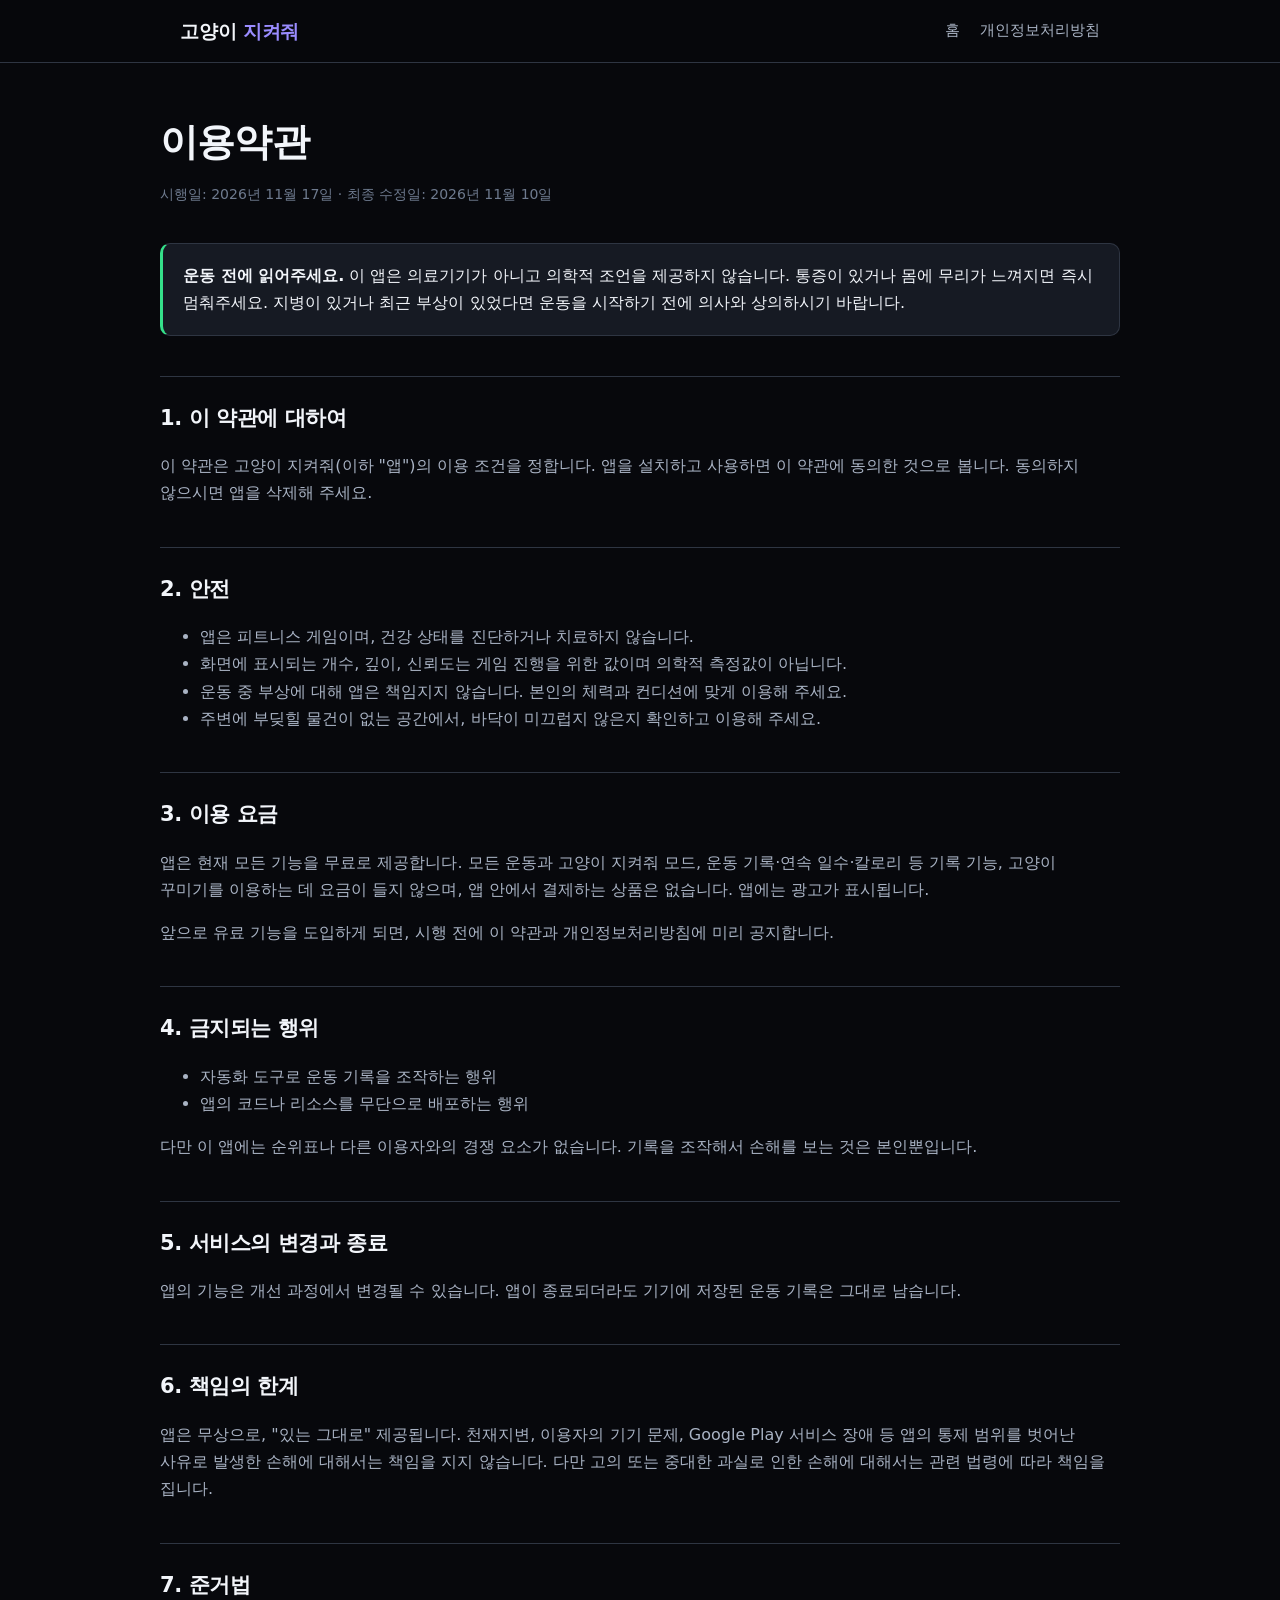
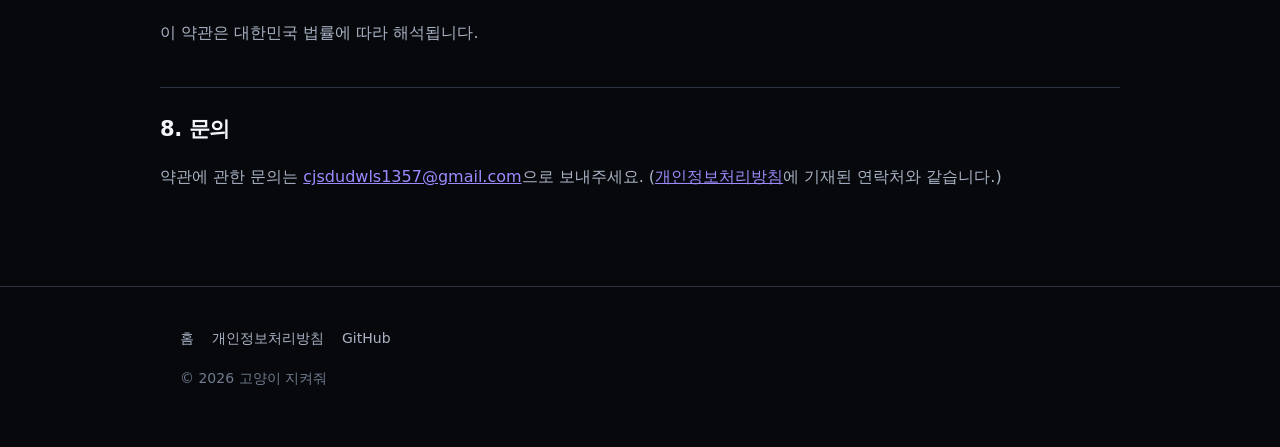
<file: site/terms.html>
<!doctype html>
<html lang="ko">
<head>
<meta charset="utf-8">
<meta name="viewport" content="width=device-width, initial-scale=1">
<title>이용약관 — 고양이 지켜줘</title>
<meta name="description" content="고양이 지켜줘 이용약관. 이용 요금과 안전에 관한 안내.">
<link rel="canonical" href="https://cjsdudwls1.github.io/push-up/terms.html">
<meta name="theme-color" content="#07080c">
<link rel="icon" href="data:image/svg+xml,<svg xmlns='http://www.w3.org/2000/svg' viewBox='0 0 100 100'><text y='.9em' font-size='90'>🐱</text></svg>">
<link rel="stylesheet" href="style.css">
</head>
<body>

<header>
  <div class="wrap">
    <a class="wordmark" href="./">고양이 <span>지켜줘</span></a>
    <nav>
      <a href="./">홈</a>
      <a href="privacy.html">개인정보처리방침</a>
    </nav>
  </div>
</header>

<div class="legal wrap">

<h1>이용약관</h1>
<p class="updated">시행일: 2026년 11월 17일 · 최종 수정일: 2026년 11월 10일</p>

<div class="callout">
  <p><strong>운동 전에 읽어주세요.</strong> 이 앱은 의료기기가 아니고 의학적 조언을 제공하지 않습니다.
  통증이 있거나 몸에 무리가 느껴지면 즉시 멈춰주세요. 지병이 있거나 최근 부상이 있었다면
  운동을 시작하기 전에 의사와 상의하시기 바랍니다.</p>
</div>

<h2>1. 이 약관에 대하여</h2>
<p>
  이 약관은 고양이 지켜줘(이하 "앱")의 이용 조건을 정합니다. 앱을 설치하고 사용하면 이 약관에 동의한 것으로 봅니다.
  동의하지 않으시면 앱을 삭제해 주세요.
</p>

<h2>2. 안전</h2>
<ul>
  <li>앱은 피트니스 게임이며, 건강 상태를 진단하거나 치료하지 않습니다.</li>
  <li>화면에 표시되는 개수, 깊이, 신뢰도는 게임 진행을 위한 값이며 의학적 측정값이 아닙니다.</li>
  <li>운동 중 부상에 대해 앱은 책임지지 않습니다. 본인의 체력과 컨디션에 맞게 이용해 주세요.</li>
  <li>주변에 부딪힐 물건이 없는 공간에서, 바닥이 미끄럽지 않은지 확인하고 이용해 주세요.</li>
</ul>

<h2>3. 이용 요금</h2>
<p>
  앱은 현재 모든 기능을 무료로 제공합니다. 모든 운동과 고양이 지켜줘 모드, 운동 기록·연속 일수·칼로리 등
  기록 기능, 고양이 꾸미기를 이용하는 데 요금이 들지 않으며, 앱 안에서 결제하는 상품은 없습니다. 앱에는 광고가 표시됩니다.
</p>
<p>
  앞으로 유료 기능을 도입하게 되면, 시행 전에 이 약관과 개인정보처리방침에 미리 공지합니다.
</p>

<h2>4. 금지되는 행위</h2>
<ul>
  <li>자동화 도구로 운동 기록을 조작하는 행위</li>
  <li>앱의 코드나 리소스를 무단으로 배포하는 행위</li>
</ul>
<p>
  다만 이 앱에는 순위표나 다른 이용자와의 경쟁 요소가 없습니다. 기록을 조작해서 손해를 보는 것은 본인뿐입니다.
</p>

<h2>5. 서비스의 변경과 종료</h2>
<p>
  앱의 기능은 개선 과정에서 변경될 수 있습니다.
  앱이 종료되더라도 기기에 저장된 운동 기록은 그대로 남습니다.
</p>

<h2>6. 책임의 한계</h2>
<p>
  앱은 무상으로, "있는 그대로" 제공됩니다.
  천재지변, 이용자의 기기 문제, Google Play 서비스 장애 등 앱의 통제 범위를 벗어난 사유로 발생한
  손해에 대해서는 책임을 지지 않습니다. 다만 고의 또는 중대한 과실로 인한 손해에 대해서는
  관련 법령에 따라 책임을 집니다.
</p>

<h2>7. 준거법</h2>
<p>
  이 약관은 대한민국 법률에 따라 해석됩니다.
</p>

<h2>8. 문의</h2>
<p>
  약관에 관한 문의는 <a href="mailto:cjsdudwls1357@gmail.com">cjsdudwls1357@gmail.com</a>으로 보내주세요.
  (<a href="privacy.html#contact">개인정보처리방침</a>에 기재된 연락처와 같습니다.)
</p>

</div>

<footer>
  <div class="wrap">
    <div class="links">
      <a href="./">홈</a>
      <a href="privacy.html">개인정보처리방침</a>
      <a href="https://github.com/cjsdudwls1/push-up">GitHub</a>
    </div>
    <div>© 2026 고양이 지켜줘</div>
  </div>
</footer>

</body>
</html>
</file>
<file: site/style.css>
/*
 * The landing page shares the app's palette on purpose: someone who arrives from a share card and
 * then installs should not feel handed off to a different product.
 */
:root {
    --bg0: #07080c;
    --bg1: #0e1117;
    --bg2: #161a23;
    --bg3: #1f2430;
    --stroke: #2e3542;
    --text: #f2f5fa;
    --text-2: #a9b3c4;
    --text-3: #6e7a8e;
    --brand: #7c6bff;
    --brand-light: #9a8cff;
    --deep: #ffc53d;
    --accept: #35e08a;
    --combo: #ff9f43;
    --info: #35c3ff;
    --ink: #0b0d12;
    --radius: 18px;
    --max: 960px;
}

* { box-sizing: border-box; }

/* The class on a .btn sets display, which outranks the UA stylesheet's [hidden] rule. Without this
   the CTAs that have no URL yet render anyway, as dead buttons. */
[hidden] { display: none !important; }

html { scroll-behavior: smooth; }

body {
    margin: 0;
    background: var(--bg0);
    color: var(--text);
    font-family: "Pretendard", -apple-system, BlinkMacSystemFont, "Apple SD Gothic Neo",
        "Noto Sans KR", "Malgun Gothic", system-ui, sans-serif;
    line-height: 1.7;
    -webkit-font-smoothing: antialiased;
    word-break: keep-all;
}

a { color: var(--brand-light); }

.wrap {
    max-width: var(--max);
    margin: 0 auto;
    padding: 0 20px;
}

/* ---------------------------------------------------------------- header */

header {
    position: sticky;
    top: 0;
    z-index: 10;
    background: rgba(7, 8, 12, 0.82);
    backdrop-filter: blur(12px);
    border-bottom: 1px solid var(--stroke);
}

header .wrap {
    display: flex;
    align-items: center;
    justify-content: space-between;
    height: 62px;
}

.wordmark {
    font-weight: 800;
    font-size: 19px;
    letter-spacing: -0.01em;
    color: var(--text);
    text-decoration: none;
}

.wordmark span { color: var(--brand-light); }

header nav {
    display: flex;
    gap: 20px;
    font-size: 15px;
}

header nav a {
    color: var(--text-2);
    text-decoration: none;
}

header nav a:hover { color: var(--text); }

/* ---------------------------------------------------------------- hero */

.hero {
    padding: 84px 0 64px;
    background:
        radial-gradient(900px 460px at 50% -10%, rgba(124, 107, 255, 0.24), transparent 70%),
        var(--bg0);
}

.hero .wrap {
    display: grid;
    grid-template-columns: 1.1fr 0.9fr;
    gap: 48px;
    align-items: center;
}

.eyebrow {
    display: inline-block;
    font-size: 13px;
    font-weight: 700;
    letter-spacing: 0.04em;
    color: var(--deep);
    border: 1px solid rgba(255, 197, 61, 0.35);
    background: rgba(255, 197, 61, 0.08);
    border-radius: 999px;
    padding: 5px 13px;
    margin-bottom: 20px;
}

h1 {
    font-size: clamp(34px, 5.6vw, 54px);
    line-height: 1.22;
    letter-spacing: -0.02em;
    margin: 0 0 18px;
    font-weight: 800;
}

h1 em {
    font-style: normal;
    color: var(--deep);
}

.lede {
    font-size: 18px;
    color: var(--text-2);
    margin: 0 0 30px;
}

.cta-row {
    display: flex;
    flex-wrap: wrap;
    gap: 12px;
}

.btn {
    display: inline-flex;
    align-items: center;
    gap: 8px;
    border-radius: 14px;
    padding: 14px 24px;
    font-weight: 700;
    font-size: 16px;
    text-decoration: none;
    border: 1px solid transparent;
    transition: transform 0.12s ease, background 0.12s ease;
}

.btn:active { transform: translateY(1px); }

.btn-primary {
    background: var(--brand);
    color: #fff;
}

.btn-primary:hover { background: var(--brand-light); }

.btn-ghost {
    background: transparent;
    border-color: var(--stroke);
    color: var(--text);
}

.btn-ghost:hover { background: var(--bg2); }

.cta-note {
    font-size: 14px;
    color: var(--text-3);
    margin-top: 14px;
}

/* ---------------------------------------------------------------- sections */

section { padding: 72px 0; }

section.alt { background: var(--bg1); }

h2 {
    font-size: clamp(26px, 3.6vw, 34px);
    letter-spacing: -0.02em;
    margin: 0 0 12px;
    font-weight: 800;
}

.section-lede {
    color: var(--text-2);
    font-size: 17px;
    margin: 0 0 40px;
    max-width: 62ch;
}

.grid-3 {
    display: grid;
    grid-template-columns: repeat(3, 1fr);
    gap: 18px;
}

.grid-2 {
    display: grid;
    grid-template-columns: repeat(2, 1fr);
    gap: 18px;
}

.card {
    background: var(--bg2);
    border: 1px solid var(--stroke);
    border-radius: var(--radius);
    padding: 24px;
}

.card h3 {
    margin: 0 0 8px;
    font-size: 18px;
    font-weight: 700;
}

.card p {
    margin: 0;
    color: var(--text-2);
    font-size: 15px;
}

.card .mark {
    font-size: 26px;
    line-height: 1;
    margin-bottom: 14px;
    display: block;
}

.split {
    display: grid;
    grid-template-columns: 1fr 1fr;
    gap: 48px;
    align-items: center;
}

.split img {
    width: 100%;
    max-width: 340px;
    border-radius: var(--radius);
    border: 1px solid var(--stroke);
    display: block;
    margin: 0 auto;
}

ul.checks {
    list-style: none;
    padding: 0;
    margin: 24px 0 0;
}

ul.checks li {
    position: relative;
    padding-left: 30px;
    margin-bottom: 14px;
    color: var(--text-2);
}

ul.checks li::before {
    content: "";
    position: absolute;
    left: 4px;
    top: 10px;
    width: 9px;
    height: 9px;
    border-radius: 3px;
    background: var(--accept);
}

.privacy-band {
    background: linear-gradient(135deg, rgba(53, 224, 138, 0.10), rgba(53, 195, 255, 0.06));
    border: 1px solid rgba(53, 224, 138, 0.28);
    border-radius: var(--radius);
    padding: 30px;
}

.privacy-band h2 { margin-bottom: 10px; }

.price-grid {
    display: grid;
    grid-template-columns: repeat(2, 1fr);
    gap: 18px;
    max-width: 720px;
}

.price {
    background: var(--bg2);
    border: 1px solid var(--stroke);
    border-radius: var(--radius);
    padding: 26px;
}

.price.free { border-color: rgba(53, 224, 138, 0.35); }

.price .tag {
    font-size: 13px;
    font-weight: 700;
    letter-spacing: 0.03em;
    color: var(--text-3);
    text-transform: uppercase;
}

.price .amount {
    font-size: 26px;
    font-weight: 800;
    margin: 8px 0 14px;
}

.price ul {
    margin: 0;
    padding-left: 18px;
    color: var(--text-2);
    font-size: 15px;
}

details {
    border-bottom: 1px solid var(--stroke);
    padding: 18px 0;
}

details summary {
    cursor: pointer;
    font-weight: 700;
    font-size: 17px;
    list-style: none;
    display: flex;
    justify-content: space-between;
    gap: 16px;
}

details summary::-webkit-details-marker { display: none; }

details summary::after {
    content: "+";
    color: var(--text-3);
    font-weight: 400;
    font-size: 22px;
    line-height: 1;
}

details[open] summary::after { content: "\2212"; }

details p {
    color: var(--text-2);
    margin: 12px 0 0;
    font-size: 15px;
}

footer {
    border-top: 1px solid var(--stroke);
    padding: 40px 0 56px;
    color: var(--text-3);
    font-size: 14px;
}

footer .links {
    display: flex;
    flex-wrap: wrap;
    gap: 18px;
    margin-bottom: 16px;
}

footer a { color: var(--text-2); text-decoration: none; }

footer a:hover { color: var(--text); }

/* ---------------------------------------------------------------- legal pages */

.legal { padding: 56px 0 80px; }

.legal h1 { font-size: clamp(28px, 4vw, 38px); }

.legal .updated {
    color: var(--text-3);
    font-size: 14px;
    margin-bottom: 36px;
}

.legal h2 {
    font-size: 21px;
    margin: 40px 0 12px;
    padding-top: 24px;
    border-top: 1px solid var(--stroke);
}

.legal h3 { font-size: 17px; margin: 24px 0 8px; }

.legal p, .legal li { color: var(--text-2); font-size: 16px; }

.legal table {
    width: 100%;
    border-collapse: collapse;
    margin: 16px 0;
    font-size: 15px;
}

.legal th, .legal td {
    border: 1px solid var(--stroke);
    padding: 10px 12px;
    text-align: left;
    vertical-align: top;
    color: var(--text-2);
}

.legal th { background: var(--bg2); color: var(--text); font-weight: 700; }

.legal .callout {
    background: var(--bg2);
    border: 1px solid var(--stroke);
    border-left: 3px solid var(--accept);
    border-radius: 10px;
    padding: 18px 20px;
    margin: 24px 0;
}

.legal .callout p { margin: 0; color: var(--text); }

.table-scroll { overflow-x: auto; }

/* ---------------------------------------------------------------- responsive */

@media (max-width: 820px) {
    .hero { padding: 56px 0 48px; }
    .hero .wrap, .split { grid-template-columns: 1fr; gap: 34px; }
    .grid-3, .grid-2, .price-grid { grid-template-columns: 1fr; }
    header nav { display: none; }
    section { padding: 56px 0; }
}
</file>
